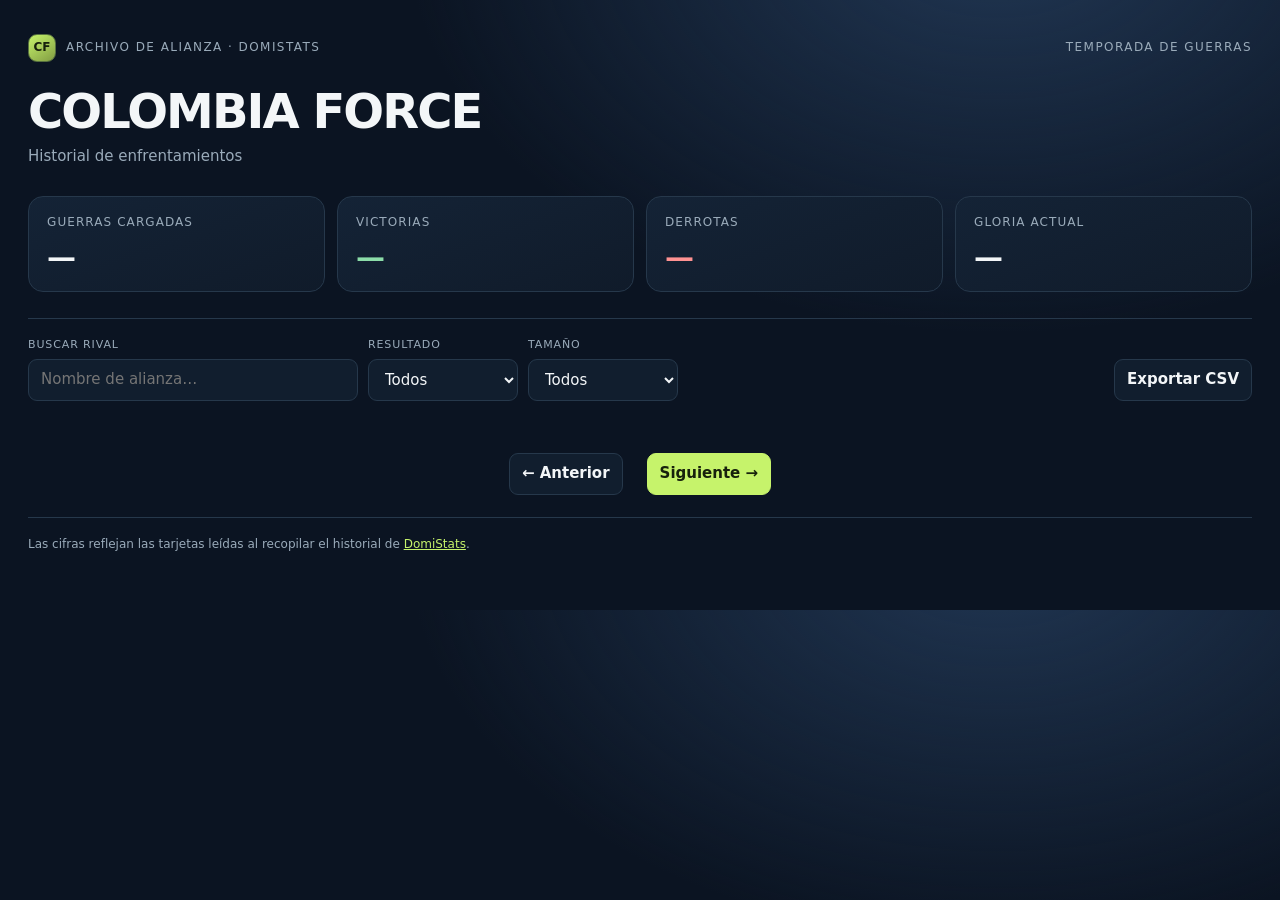
<file: public/assets/aistudio/index.template_31c21130.html>
<!doctype html>
<html lang="es">
<head>
<meta charset="utf-8"><meta name="viewport" content="width=device-width, initial-scale=1"><meta name="theme-color" content="#0b1422">
<title>COLOMBIA FORCE · Historial de guerras</title>
<style>
:root{color-scheme:dark;--bg:#0b1422;--surface:#111e2e;--line:#26384b;--text:#f3f6f8;--muted:#9aabba;--lime:#c6f36b;--green:#8cdda9;--red:#ff9292;--gold:#f0c978;--blue:#8ecbff}
*{box-sizing:border-box}body{margin:0;background:radial-gradient(ellipse at 78% -12%,#213754 0,transparent 42%),var(--bg);color:var(--text);font:15px/1.45 Inter,ui-sans-serif,system-ui,-apple-system,"Segoe UI",sans-serif}
a{color:var(--lime)}.wrap{max-width:1320px;margin:0 auto;padding:34px 28px 56px}.top{display:flex;align-items:center;justify-content:space-between;gap:16px;color:var(--muted);font-size:12px;letter-spacing:.12em;text-transform:uppercase}.brand{display:flex;align-items:center;gap:10px}.crest{width:28px;height:28px;border:1px solid #57713f;border-radius:9px;background:linear-gradient(145deg,#c6f36b,#829d43);display:grid;place-items:center;color:#17210c;font-weight:900;letter-spacing:0}
h1{margin:24px 0 4px;font-size:clamp(30px,5vw,48px);line-height:1.05;letter-spacing:-.04em}.sub{color:var(--muted);margin:10px 0 0}.sub strong{color:#e4edf3;font-weight:600}
.metrics{display:grid;grid-template-columns:repeat(4,minmax(0,1fr));gap:12px;margin:28px 0 26px}.metric{background:linear-gradient(160deg,#142336,#101b2a);border:1px solid var(--line);border-radius:15px;padding:17px 18px;min-height:94px}.metric label{display:block;color:var(--muted);font-size:12px;text-transform:uppercase;letter-spacing:.09em}.metric strong{display:block;font-size:29px;line-height:1.2;margin-top:8px;font-variant-numeric:tabular-nums}.metric.win strong{color:var(--green)}.metric.loss strong{color:var(--red)}
.toolbar{display:flex;align-items:end;justify-content:space-between;gap:14px;flex-wrap:wrap;padding:18px 0;border-top:1px solid var(--line)}.filters{display:flex;gap:10px;align-items:end;flex-wrap:wrap;flex:1}.field{display:grid;gap:6px}.field label{font-size:11px;color:var(--muted);text-transform:uppercase;letter-spacing:.08em}
input,select,button{font:inherit;color:var(--text);background:var(--surface);border:1px solid var(--line);border-radius:9px;min-height:42px;padding:9px 12px}input{width:min(330px,80vw)}select{min-width:150px}button{cursor:pointer;font-weight:650}button:hover{border-color:#64804d;background:#1a2c40}.primary{background:var(--lime);border-color:var(--lime);color:#17210c}.primary:hover{background:#d5ff88;color:#17210c}
.countline{color:var(--muted);font-size:13px;padding:0 0 12px}.list{display:grid;gap:10px}.war{display:grid;grid-template-columns:minmax(0,1fr) minmax(150px,.7fr) minmax(0,1fr);gap:16px;align-items:center;background:linear-gradient(115deg,#142235,#111d2c);border:1px solid var(--line);border-radius:14px;padding:16px 18px;transition:border-color .15s}.war:hover{border-color:#4a647b}.side{min-width:0}.side.right{text-align:right}.club{font-size:17px;font-weight:700;overflow-wrap:anywhere}.side-meta{color:var(--muted);font-size:12px;margin-top:4px}.side-meta b{color:#dce6ec;font-weight:600}.mid{text-align:center;border-left:1px solid var(--line);border-right:1px solid var(--line);padding:0 12px}.date{font-size:12px;color:var(--muted);font-variant-numeric:tabular-nums}.stars{font-weight:800;font-size:25px;letter-spacing:.015em;margin:3px 0;color:#f4f5ef;font-variant-numeric:tabular-nums}.stars span{color:var(--muted);font-size:14px;font-weight:500;padding:0 5px}.result{font-size:12px;font-weight:750;letter-spacing:.04em}.result.win{color:var(--green)}.result.loss{color:var(--red)}.result.none{color:var(--muted)}.badges{display:flex;gap:6px;flex-wrap:wrap;margin-top:9px}.right .badges{justify-content:flex-end}.badge{border:1px solid #344b61;border-radius:99px;padding:3px 8px;font-size:10px;color:#c2d1db;white-space:nowrap}.badge.close{color:var(--gold);border-color:#665637}.badge.time{color:var(--blue);border-color:#365b76}
.empty{color:var(--muted);text-align:center;padding:40px 14px;border:1px dashed var(--line);border-radius:14px}.pager{display:flex;justify-content:center;align-items:center;gap:12px;padding:22px 0;color:var(--muted);font-variant-numeric:tabular-nums}.foot{border-top:1px solid var(--line);padding-top:18px;color:var(--muted);font-size:12px;display:flex;justify-content:space-between;gap:12px;flex-wrap:wrap}
@media(max-width:760px){.wrap{padding:22px 15px 40px}.metrics{grid-template-columns:repeat(2,minmax(0,1fr));gap:9px}.metric{padding:14px;min-height:84px}.metric strong{font-size:25px}.war{grid-template-columns:minmax(0,1fr) minmax(112px,.72fr) minmax(0,1fr);gap:8px;padding:13px 10px}.club{font-size:14px}.side-meta{font-size:11px}.stars{font-size:21px}.mid{padding:0 6px}}
@media(max-width:480px){.wrap{padding:19px 12px 32px}.top{align-items:flex-start}.war{grid-template-columns:1fr 1fr;gap:10px}.mid{grid-column:1/-1;grid-row:2;border:0;border-top:1px solid var(--line);padding:9px 0 0}.right{text-align:right}.right .badges{justify-content:flex-end}input{width:min(100%,320px)}.filters{width:100%}.field.search{flex:1}.field.search input{width:100%}}
</style>
</head>
<body><main class="wrap">
<header><div class="top"><div class="brand"><span class="crest" aria-hidden="true">CF</span><span>Archivo de alianza · DomiStats</span></div><span>Temporada de guerras</span></div><h1>COLOMBIA FORCE</h1><p class="sub">Historial de enfrentamientos <strong id="rangeLabel"></strong></p></header>
<section class="metrics" aria-label="Resumen de resultados"><div class="metric"><label>Guerras cargadas</label><strong id="total">—</strong></div><div class="metric win"><label>Victorias</label><strong id="wins">—</strong></div><div class="metric loss"><label>Derrotas</label><strong id="losses">—</strong></div><div class="metric"><label>Gloria actual</label><strong id="gloryActual">—</strong></div></section>
<section class="toolbar" aria-label="Filtros del historial"><div class="filters"><div class="field search"><label for="query">Buscar rival</label><input id="query" type="search" placeholder="Nombre de alianza…" autocomplete="off"></div><div class="field"><label for="outcome">Resultado</label><select id="outcome"><option value="all">Todos</option><option value="win">Victoria</option><option value="loss">Derrota</option><option value="time">Time War</option><option value="close">Close War</option></select></div><div class="field"><label for="size">Tamaño</label><select id="size"><option value="all">Todos</option></select></div></div><button id="csv" type="button">Exportar CSV</button></section>
<div id="count" class="countline" aria-live="polite"></div><section id="list" class="list" aria-label="Guerras"></section><nav class="pager" aria-label="Paginación"><button id="prev" type="button">← Anterior</button><span id="pageText" aria-live="polite"></span><button id="next" class="primary" type="button">Siguiente →</button></nav>
<footer class="foot"><span>Las cifras reflejan las tarjetas leídas al recopilar el historial de <a href="https://domistats.com/alliance_wars/68105?page=1" target="_blank" rel="noreferrer">DomiStats</a>.</span></footer>
</main>
<script>
const WARS=__WARS_JSON__;
const PAGE_SIZE=15;
const $=id=>document.getElementById(id);
let page=1;
const resultOf=w=>w.result==="—"?"none":Number(w.result)>0?"win":Number(w.result)<0?"loss":"none";
const total=WARS.length,wins=WARS.filter(w=>resultOf(w)==="win").length,losses=WARS.filter(w=>resultOf(w)==="loss").length;
$("total").textContent=total.toLocaleString("es-CO");$("wins").textContent=wins.toLocaleString("es-CO");$("losses").textContent=losses.toLocaleString("es-CO");
const latestWar=WARS.slice().sort((a,b)=>b.date.localeCompare(a.date))[0];$("gloryActual").textContent=latestWar?.left?.glory||"—";
const dates=WARS.map(w=>w.date).filter(Boolean).sort();$("rangeLabel").textContent=dates.length?"· "+dates[dates.length-1]+" — "+dates[0]:"";
[...new Set(WARS.map(w=>w.size).filter(Boolean))].sort().forEach(v=>{const o=document.createElement("option");o.value=v;o.textContent=v;$("size").append(o);});
function esc(x){return String(x??"").replace(/[&<>"']/g,c=>({"&":"&amp;","<":"&lt;",">":"&gt;",'"':"&quot;","'":"&#39;"}[c]));}
function hasNote(w,note){return String(w.notes||"").split(",").map(x=>x.trim()).includes(note);}
function visibleWars(){const q=$("query").value.trim().toLocaleLowerCase("es"),out=$("outcome").value,size=$("size").value;return WARS.filter(w=>(!q||w.right.name.toLocaleLowerCase("es").includes(q))&&(out==="all"||resultOf(w)===out||(out==="time"&&hasNote(w,"Time War"))||(out==="close"&&hasNote(w,"Close War")))&&(size==="all"||w.size===size));}
function card(w){const outcome=resultOf(w),label=outcome==="win"?"VICTORIA":outcome==="loss"?"DERROTA":"SIN DATO",classes=outcome==="win"?"win":outcome==="loss"?"loss":"none";const tags=[w.size,w.notes&&w.notes!=="—"?w.notes:""].filter(Boolean);const badge=t=>'<span class="badge '+(t==="Close War"?"close":t==="Time War"?"time":"")+'">'+esc(t)+'</span>';return '<article class="war"><div class="side"><div class="club">COLOMBIA FORCE</div><div class="side-meta">Rango <b>'+esc(w.left.rank)+'</b> · Gloria <b>'+esc(w.left.glory)+'</b></div><div class="side-meta">División <b>'+esc(w.left.division)+'</b></div><div class="badges">'+tags.map(badge).join("")+'</div></div><div class="mid"><div class="date">'+esc(w.date)+'</div><div class="stars">'+esc(w.stars[0]||"—")+'<span>★</span>'+esc(w.stars[1]||"—")+'</div><div class="result '+classes+'">'+label+' · Gloria '+esc(w.result)+'</div></div><div class="side right"><div class="club">'+esc(w.right.name)+'</div><div class="side-meta">Rango <b>'+esc(w.right.rank)+'</b> · Gloria <b>'+esc(w.right.glory)+'</b></div><div class="side-meta">División <b>'+esc(w.right.division)+'</b></div></div></article>';}
function render(){const filtered=visibleWars(),pages=Math.max(1,Math.ceil(filtered.length/PAGE_SIZE));page=Math.min(page,pages);const start=(page-1)*PAGE_SIZE,slice=filtered.slice(start,start+PAGE_SIZE);$("count").textContent=filtered.length?"Mostrando "+(start+1)+"–"+(start+slice.length)+" de "+filtered.length+" guerras":"No hay guerras para estos filtros.";$("list").innerHTML=slice.length?slice.map(card).join(""):'<div class="empty">Prueba otra búsqueda o cambia los filtros.</div>';$("pageText").textContent="Página "+page+" de "+pages;$("prev").disabled=page<=1;$("next").disabled=page>=pages;$("next").classList.toggle("primary",page<pages);}
["query","outcome","size"].forEach(id=>$(id).addEventListener(id==="query"?"input":"change",()=>{page=1;render();}));$("prev").addEventListener("click",()=>{page=Math.max(1,page-1);render();});$("next").addEventListener("click",()=>{page++;render();});
$("csv").addEventListener("click",()=>{const head=["Fecha","Alianza rival","Rango CF","Rango rival","Gloria CF","Gloria rival","Division CF","Division rival","Gloria de guerra","Estrellas CF","Estrellas rival","Tamaño","Observacion"];const rows=visibleWars().map(w=>[w.date,w.right.name,w.left.rank,w.right.rank,w.left.glory,w.right.glory,w.left.division,w.right.division,w.result,w.stars[0],w.stars[1],w.size,w.notes]);const csv=[head,...rows].map(row=>row.map(v=>'"'+String(v??"").replaceAll('"','""')+'"').join(",")).join("\r\n");const a=document.createElement("a");a.href=URL.createObjectURL(new Blob(["\ufeff"+csv],{type:"text/csv;charset=utf-8"}));a.download="colombia-force-guerras.csv";a.click();URL.revokeObjectURL(a.href);});render();
</script></body></html>
</file>
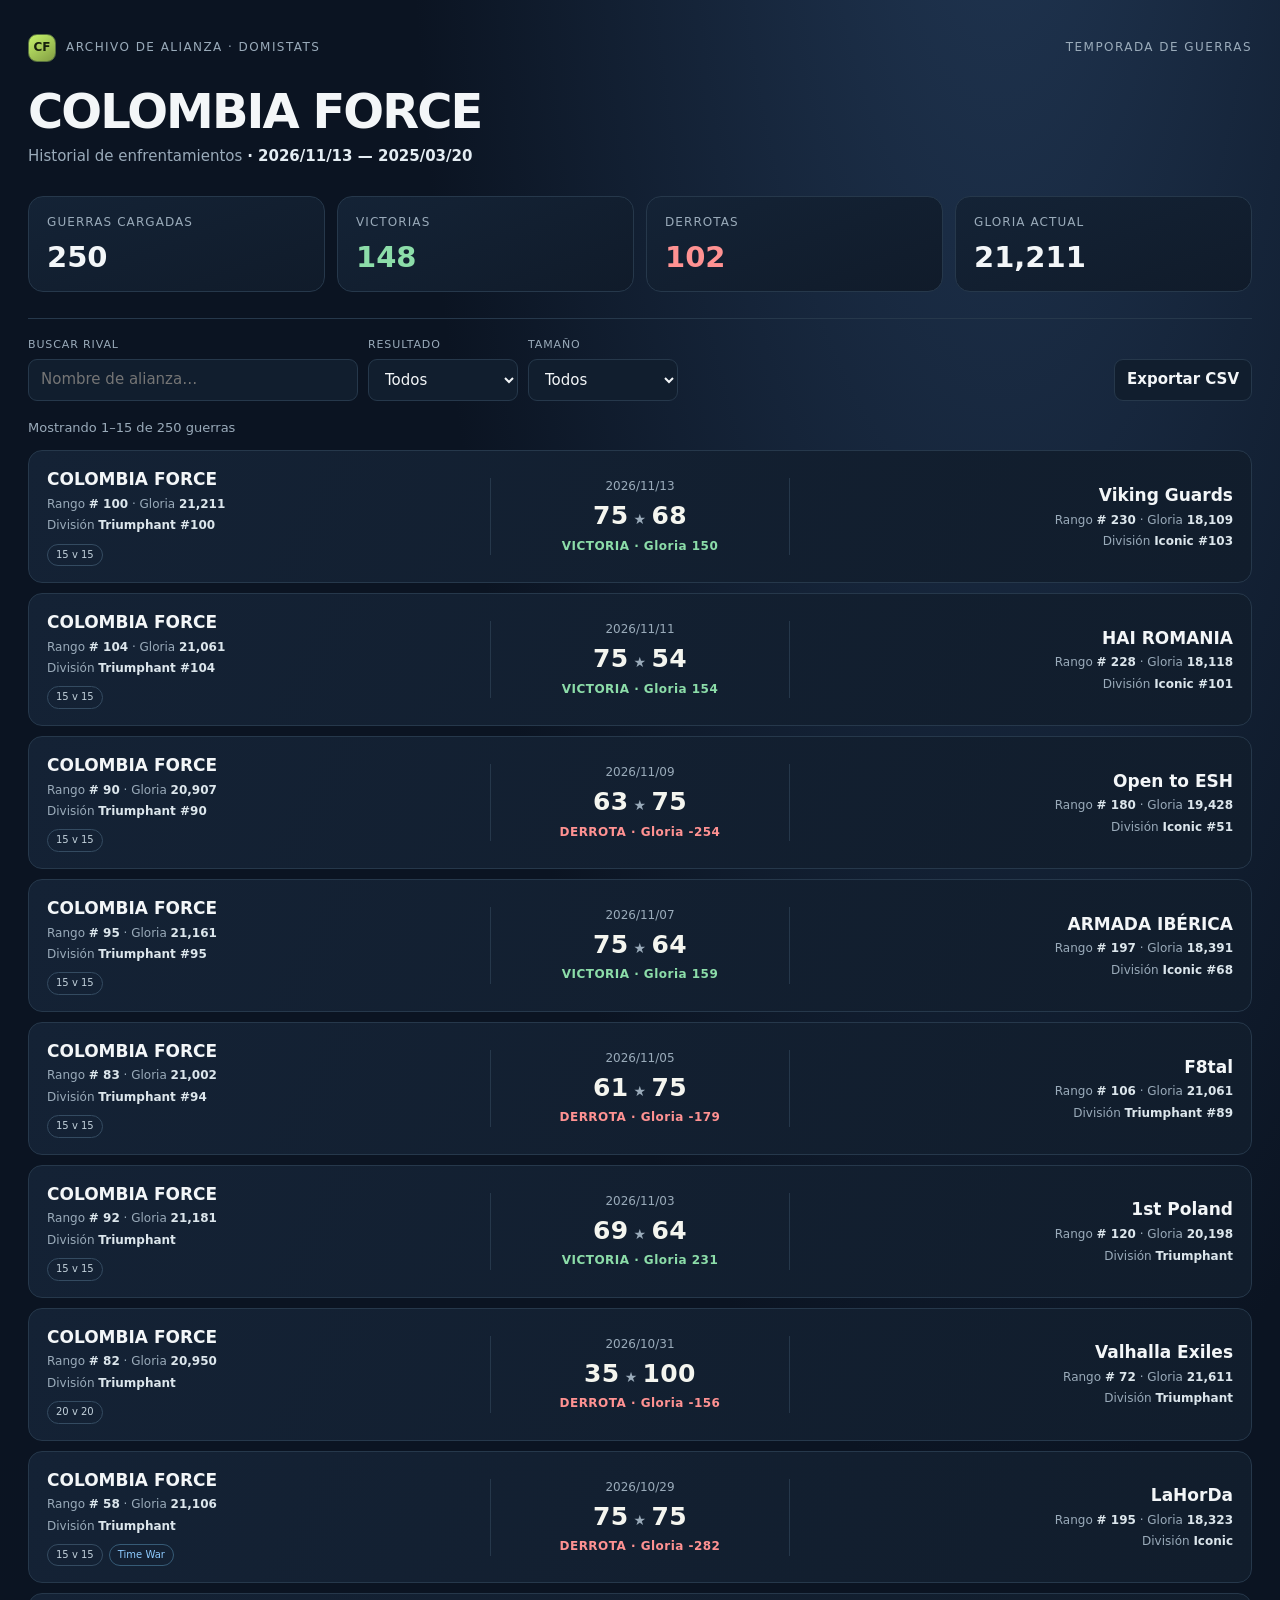
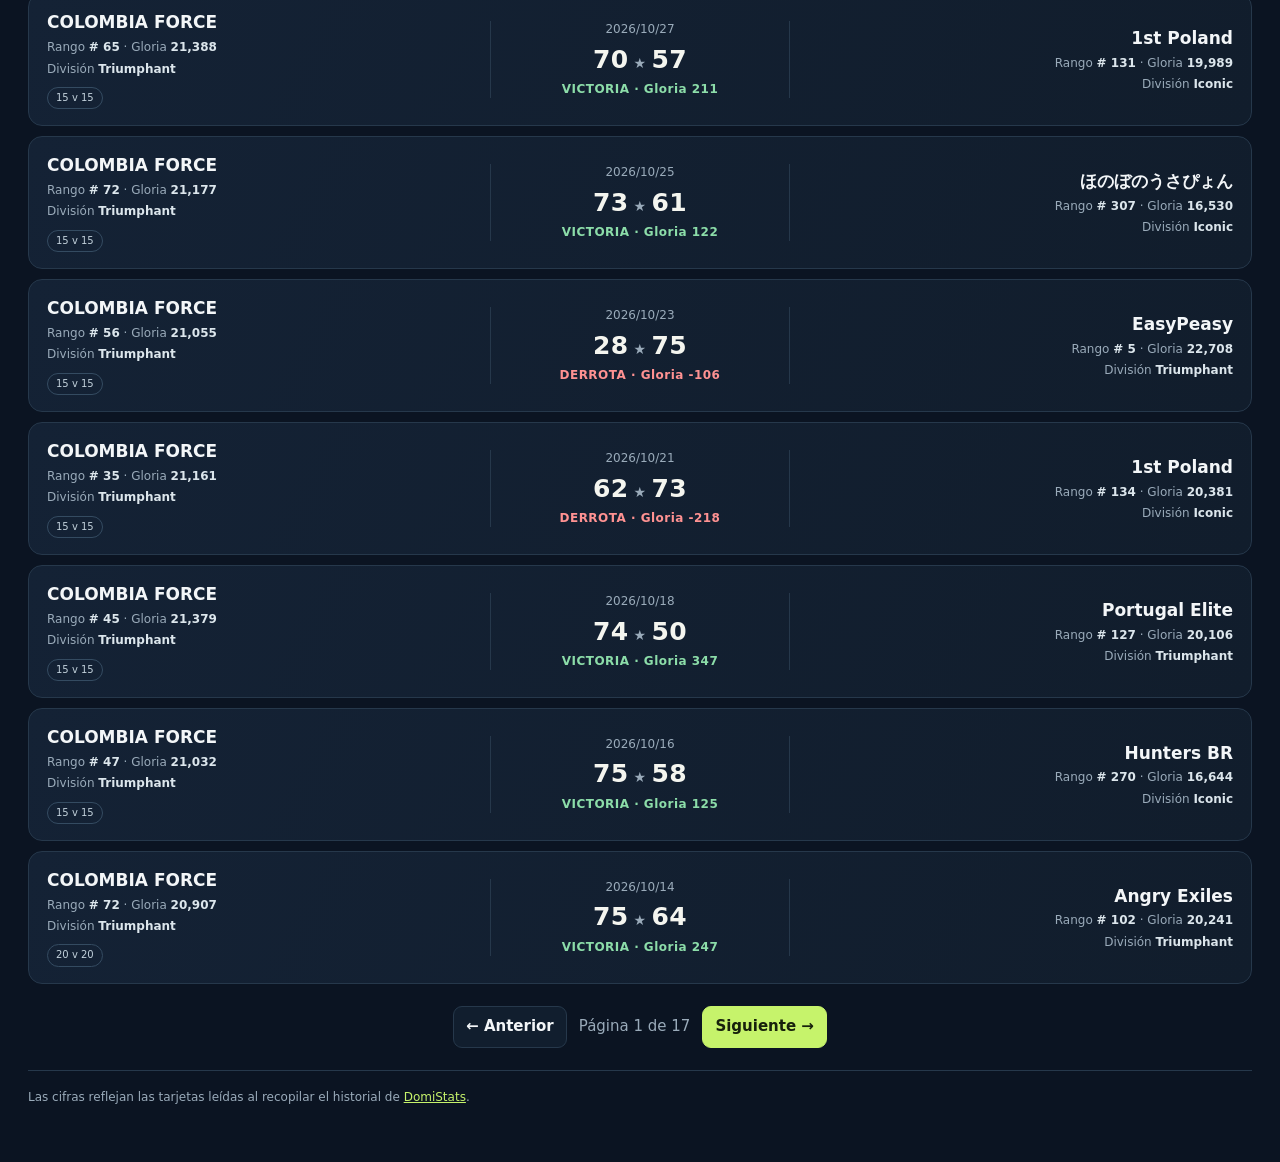
<file: public/assets/aistudio/index_aeceb231.html>
<!doctype html>
<html lang="es">
<head>
<meta charset="utf-8"><meta name="viewport" content="width=device-width, initial-scale=1"><meta name="theme-color" content="#0b1422">
<title>COLOMBIA FORCE · Historial de guerras</title>
<style>
:root{color-scheme:dark;--bg:#0b1422;--surface:#111e2e;--line:#26384b;--text:#f3f6f8;--muted:#9aabba;--lime:#c6f36b;--green:#8cdda9;--red:#ff9292;--gold:#f0c978;--blue:#8ecbff}
*{box-sizing:border-box}body{margin:0;background:radial-gradient(ellipse at 78% -12%,#213754 0,transparent 42%),var(--bg);color:var(--text);font:15px/1.45 Inter,ui-sans-serif,system-ui,-apple-system,"Segoe UI",sans-serif}
a{color:var(--lime)}.wrap{max-width:1320px;margin:0 auto;padding:34px 28px 56px}.top{display:flex;align-items:center;justify-content:space-between;gap:16px;color:var(--muted);font-size:12px;letter-spacing:.12em;text-transform:uppercase}.brand{display:flex;align-items:center;gap:10px}.crest{width:28px;height:28px;border:1px solid #57713f;border-radius:9px;background:linear-gradient(145deg,#c6f36b,#829d43);display:grid;place-items:center;color:#17210c;font-weight:900;letter-spacing:0}
h1{margin:24px 0 4px;font-size:clamp(30px,5vw,48px);line-height:1.05;letter-spacing:-.04em}.sub{color:var(--muted);margin:10px 0 0}.sub strong{color:#e4edf3;font-weight:600}
.metrics{display:grid;grid-template-columns:repeat(4,minmax(0,1fr));gap:12px;margin:28px 0 26px}.metric{background:linear-gradient(160deg,#142336,#101b2a);border:1px solid var(--line);border-radius:15px;padding:17px 18px;min-height:94px}.metric label{display:block;color:var(--muted);font-size:12px;text-transform:uppercase;letter-spacing:.09em}.metric strong{display:block;font-size:29px;line-height:1.2;margin-top:8px;font-variant-numeric:tabular-nums}.metric.win strong{color:var(--green)}.metric.loss strong{color:var(--red)}
.toolbar{display:flex;align-items:end;justify-content:space-between;gap:14px;flex-wrap:wrap;padding:18px 0;border-top:1px solid var(--line)}.filters{display:flex;gap:10px;align-items:end;flex-wrap:wrap;flex:1}.field{display:grid;gap:6px}.field label{font-size:11px;color:var(--muted);text-transform:uppercase;letter-spacing:.08em}
input,select,button{font:inherit;color:var(--text);background:var(--surface);border:1px solid var(--line);border-radius:9px;min-height:42px;padding:9px 12px}input{width:min(330px,80vw)}select{min-width:150px}button{cursor:pointer;font-weight:650}button:hover{border-color:#64804d;background:#1a2c40}.primary{background:var(--lime);border-color:var(--lime);color:#17210c}.primary:hover{background:#d5ff88;color:#17210c}
.countline{color:var(--muted);font-size:13px;padding:0 0 12px}.list{display:grid;gap:10px}.war{display:grid;grid-template-columns:minmax(0,1fr) minmax(150px,.7fr) minmax(0,1fr);gap:16px;align-items:center;background:linear-gradient(115deg,#142235,#111d2c);border:1px solid var(--line);border-radius:14px;padding:16px 18px;transition:border-color .15s}.war:hover{border-color:#4a647b}.side{min-width:0}.side.right{text-align:right}.club{font-size:17px;font-weight:700;overflow-wrap:anywhere}.side-meta{color:var(--muted);font-size:12px;margin-top:4px}.side-meta b{color:#dce6ec;font-weight:600}.mid{text-align:center;border-left:1px solid var(--line);border-right:1px solid var(--line);padding:0 12px}.date{font-size:12px;color:var(--muted);font-variant-numeric:tabular-nums}.stars{font-weight:800;font-size:25px;letter-spacing:.015em;margin:3px 0;color:#f4f5ef;font-variant-numeric:tabular-nums}.stars span{color:var(--muted);font-size:14px;font-weight:500;padding:0 5px}.result{font-size:12px;font-weight:750;letter-spacing:.04em}.result.win{color:var(--green)}.result.loss{color:var(--red)}.result.none{color:var(--muted)}.badges{display:flex;gap:6px;flex-wrap:wrap;margin-top:9px}.right .badges{justify-content:flex-end}.badge{border:1px solid #344b61;border-radius:99px;padding:3px 8px;font-size:10px;color:#c2d1db;white-space:nowrap}.badge.close{color:var(--gold);border-color:#665637}.badge.time{color:var(--blue);border-color:#365b76}
.empty{color:var(--muted);text-align:center;padding:40px 14px;border:1px dashed var(--line);border-radius:14px}.pager{display:flex;justify-content:center;align-items:center;gap:12px;padding:22px 0;color:var(--muted);font-variant-numeric:tabular-nums}.foot{border-top:1px solid var(--line);padding-top:18px;color:var(--muted);font-size:12px;display:flex;justify-content:space-between;gap:12px;flex-wrap:wrap}
@media(max-width:760px){.wrap{padding:22px 15px 40px}.metrics{grid-template-columns:repeat(2,minmax(0,1fr));gap:9px}.metric{padding:14px;min-height:84px}.metric strong{font-size:25px}.war{grid-template-columns:minmax(0,1fr) minmax(112px,.72fr) minmax(0,1fr);gap:8px;padding:13px 10px}.club{font-size:14px}.side-meta{font-size:11px}.stars{font-size:21px}.mid{padding:0 6px}}
@media(max-width:480px){.wrap{padding:19px 12px 32px}.top{align-items:flex-start}.war{grid-template-columns:1fr 1fr;gap:10px}.mid{grid-column:1/-1;grid-row:2;border:0;border-top:1px solid var(--line);padding:9px 0 0}.right{text-align:right}.right .badges{justify-content:flex-end}input{width:min(100%,320px)}.filters{width:100%}.field.search{flex:1}.field.search input{width:100%}}
</style>
</head>
<body><main class="wrap">
<header><div class="top"><div class="brand"><span class="crest" aria-hidden="true">CF</span><span>Archivo de alianza · DomiStats</span></div><span>Temporada de guerras</span></div><h1>COLOMBIA FORCE</h1><p class="sub">Historial de enfrentamientos <strong id="rangeLabel"></strong></p></header>
<section class="metrics" aria-label="Resumen de resultados"><div class="metric"><label>Guerras cargadas</label><strong id="total">—</strong></div><div class="metric win"><label>Victorias</label><strong id="wins">—</strong></div><div class="metric loss"><label>Derrotas</label><strong id="losses">—</strong></div><div class="metric"><label>Gloria actual</label><strong id="gloryActual">—</strong></div></section>
<section class="toolbar" aria-label="Filtros del historial"><div class="filters"><div class="field search"><label for="query">Buscar rival</label><input id="query" type="search" placeholder="Nombre de alianza…" autocomplete="off"></div><div class="field"><label for="outcome">Resultado</label><select id="outcome"><option value="all">Todos</option><option value="win">Victoria</option><option value="loss">Derrota</option><option value="time">Time War</option><option value="close">Close War</option></select></div><div class="field"><label for="size">Tamaño</label><select id="size"><option value="all">Todos</option></select></div></div><button id="csv" type="button">Exportar CSV</button></section>
<div id="count" class="countline" aria-live="polite"></div><section id="list" class="list" aria-label="Guerras"></section><nav class="pager" aria-label="Paginación"><button id="prev" type="button">← Anterior</button><span id="pageText" aria-live="polite"></span><button id="next" class="primary" type="button">Siguiente →</button></nav>
<footer class="foot"><span>Las cifras reflejan las tarjetas leídas al recopilar el historial de <a href="https://domistats.com/alliance_wars/68105?page=1" target="_blank" rel="noreferrer">DomiStats</a>.</span></footer>
</main>
<script>
const WARS=[{"page":1,"title":"COLOMBIA FORCE vs Viking Guards","date":"2026/11/13","left":{"name":"COLOMBIA FORCE","rank":"# 100","glory":"21,211","division":"Triumphant #100"},"right":{"name":"Viking Guards","rank":"# 230","glory":"18,109","division":"Iconic #103"},"result":"150","stars":["75","68"],"size":"15 v 15","notes":"—"},{"page":1,"title":"COLOMBIA FORCE vs HAI ROMANIA","date":"2026/11/11","left":{"name":"COLOMBIA FORCE","rank":"# 104","glory":"21,061","division":"Triumphant #104"},"right":{"name":"HAI ROMANIA","rank":"# 228","glory":"18,118","division":"Iconic #101"},"result":"154","stars":["75","54"],"size":"15 v 15","notes":"—"},{"page":1,"title":"COLOMBIA FORCE vs Open to ESH","date":"2026/11/09","left":{"name":"COLOMBIA FORCE","rank":"# 90","glory":"20,907","division":"Triumphant #90"},"right":{"name":"Open to ESH","rank":"# 180","glory":"19,428","division":"Iconic #51"},"result":"-254","stars":["63","75"],"size":"15 v 15","notes":"—"},{"page":1,"title":"COLOMBIA FORCE vs ARMADA IBÉRICA","date":"2026/11/07","left":{"name":"COLOMBIA FORCE","rank":"# 95","glory":"21,161","division":"Triumphant #95"},"right":{"name":"ARMADA IBÉRICA","rank":"# 197","glory":"18,391","division":"Iconic #68"},"result":"159","stars":["75","64"],"size":"15 v 15","notes":"—"},{"page":1,"title":"COLOMBIA FORCE vs F8tal","date":"2026/11/05","left":{"name":"COLOMBIA FORCE","rank":"# 83","glory":"21,002","division":"Triumphant #94"},"right":{"name":"F8tal","rank":"# 106","glory":"21,061","division":"Triumphant #89"},"result":"-179","stars":["61","75"],"size":"15 v 15","notes":"—"},{"page":1,"title":"COLOMBIA FORCE vs 1st Poland","date":"2026/11/03","left":{"name":"COLOMBIA FORCE","rank":"# 92","glory":"21,181","division":"Triumphant"},"right":{"name":"1st Poland","rank":"# 120","glory":"20,198","division":"Triumphant"},"result":"231","stars":["69","64"],"size":"15 v 15","notes":"—"},{"page":1,"title":"COLOMBIA FORCE vs Valhalla Exiles","date":"2026/10/31","left":{"name":"COLOMBIA FORCE","rank":"# 82","glory":"20,950","division":"Triumphant"},"right":{"name":"Valhalla Exiles","rank":"# 72","glory":"21,611","division":"Triumphant"},"result":"-156","stars":["35","100"],"size":"20 v 20","notes":"—"},{"page":1,"title":"COLOMBIA FORCE vs LaHorDa","date":"2026/10/29","left":{"name":"COLOMBIA FORCE","rank":"# 58","glory":"21,106","division":"Triumphant"},"right":{"name":"LaHorDa","rank":"# 195","glory":"18,323","division":"Iconic"},"result":"-282","stars":["75","75"],"size":"15 v 15","notes":"Time War"},{"page":1,"title":"COLOMBIA FORCE vs 1st Poland","date":"2026/10/27","left":{"name":"COLOMBIA FORCE","rank":"# 65","glory":"21,388","division":"Triumphant"},"right":{"name":"1st Poland","rank":"# 131","glory":"19,989","division":"Iconic"},"result":"211","stars":["70","57"],"size":"15 v 15","notes":"—"},{"page":1,"title":"COLOMBIA FORCE vs ほのぼのうさぴょん","date":"2026/10/25","left":{"name":"COLOMBIA FORCE","rank":"# 72","glory":"21,177","division":"Triumphant"},"right":{"name":"ほのぼのうさぴょん","rank":"# 307","glory":"16,530","division":"Iconic"},"result":"122","stars":["73","61"],"size":"15 v 15","notes":"—"},{"page":1,"title":"COLOMBIA FORCE vs EasyPeasy","date":"2026/10/23","left":{"name":"COLOMBIA FORCE","rank":"# 56","glory":"21,055","division":"Triumphant"},"right":{"name":"EasyPeasy","rank":"# 5","glory":"22,708","division":"Triumphant"},"result":"-106","stars":["28","75"],"size":"15 v 15","notes":"—"},{"page":1,"title":"COLOMBIA FORCE vs 1st Poland","date":"2026/10/21","left":{"name":"COLOMBIA FORCE","rank":"# 35","glory":"21,161","division":"Triumphant"},"right":{"name":"1st Poland","rank":"# 134","glory":"20,381","division":"Iconic"},"result":"-218","stars":["62","73"],"size":"15 v 15","notes":"—"},{"page":1,"title":"COLOMBIA FORCE vs Portugal Elite","date":"2026/10/18","left":{"name":"COLOMBIA FORCE","rank":"# 45","glory":"21,379","division":"Triumphant"},"right":{"name":"Portugal Elite","rank":"# 127","glory":"20,106","division":"Triumphant"},"result":"347","stars":["74","50"],"size":"15 v 15","notes":"—"},{"page":1,"title":"COLOMBIA FORCE vs Hunters BR","date":"2026/10/16","left":{"name":"COLOMBIA FORCE","rank":"# 47","glory":"21,032","division":"Triumphant"},"right":{"name":"Hunters BR","rank":"# 270","glory":"16,644","division":"Iconic"},"result":"125","stars":["75","58"],"size":"15 v 15","notes":"—"},{"page":1,"title":"COLOMBIA FORCE vs Angry Exiles","date":"2026/10/14","left":{"name":"COLOMBIA FORCE","rank":"# 72","glory":"20,907","division":"Triumphant"},"right":{"name":"Angry Exiles","rank":"# 102","glory":"20,241","division":"Triumphant"},"result":"247","stars":["75","64"],"size":"20 v 20","notes":"—"},{"date":"2026/10/12","left":{"division":"Triumphant","glory":"20,660","name":"COLOMBIA FORCE","rank":"#25"},"notes":"—","result":"-186","right":{"division":"Triumphant","glory":"20,582","name":"臺灣之光","rank":"#111"},"size":"20 v 20","stars":["64","100"],"page":1},{"date":"2026/10/09","left":{"division":"Triumphant","glory":"20,846","name":"COLOMBIA FORCE","rank":"#32"},"notes":"Close War","result":"266","right":{"division":"Triumphant","glory":"20,551","name":"Angry Exiles","rank":"#8"},"size":"15 v 15","stars":["75","74"],"page":1},{"date":"2026/10/07","left":{"division":"Triumphant","glory":"20,580","name":"COLOMBIA FORCE","rank":"#109"},"notes":"—","result":"260","right":{"division":"Triumphant","glory":"20,160","name":"Cамородки NEW","rank":"#90"},"size":"15 v 15","stars":["75","66"],"page":1},{"date":"2026/10/03","left":{"division":"Iconic","glory":"20,431","name":"COLOMBIA FORCE","rank":"#146"},"notes":"—","result":"284","right":{"division":"Iconic","glory":"18,484","name":"DragonTürk","rank":"#241"},"size":"15 v 15","stars":["75","20"],"page":1},{"date":"2026/10/01","left":{"division":"Iconic","glory":"20,147","name":"COLOMBIA FORCE","rank":"#152"},"notes":"—","result":"165","right":{"division":"Iconic","glory":"17,548","name":"東京あまのじゃく団結団","rank":"#307"},"size":"15 v 15","stars":["75","49"],"page":1},{"date":"2026/09/29","left":{"division":"Iconic","glory":"19,982","name":"COLOMBIA FORCE","rank":"#161"},"notes":"Close War","result":"264","right":{"division":"Iconic","glory":"19,656","name":"ALMA SICARIA","rank":"#155"},"size":"15 v 15","stars":["72","71"],"page":1},{"date":"2026/09/27","left":{"division":"Iconic","glory":"19,718","name":"COLOMBIA FORCE","rank":"#148"},"notes":"Close War","result":"-199","right":{"division":"Iconic","glory":"19,373","name":"1st Poland","rank":"#190"},"size":"15 v 15","stars":["69","71"],"page":1},{"date":"2026/09/25","left":{"division":"Iconic","glory":"19,917","name":"COLOMBIA FORCE","rank":"#149"},"notes":"—","result":"115","right":{"division":"Prestigious","glory":"12,754","name":"Сила Сибири","rank":"#921"},"size":"15 v 15","stars":["75","32"],"page":1},{"date":"2026/09/23","left":{"division":"Iconic","glory":"19,802","name":"COLOMBIA FORCE","rank":"#140"},"notes":"—","result":"-189","right":{"division":"Iconic","glory":"19,659","name":"ALMA SICARIA","rank":"#161"},"size":"15 v 15","stars":["62","74"],"page":1},{"date":"2026/09/20","left":{"division":"Iconic","glory":"19,991","name":"COLOMBIA FORCE","rank":"#147"},"notes":"Close War","result":"281","right":{"division":"Triumphant","glory":"20,001","name":"F8tal Bandits","rank":"#126"},"size":"15 v 15","stars":["73","72"],"page":1},{"date":"2026/09/18","left":{"division":"Iconic","glory":"19,710","name":"COLOMBIA FORCE","rank":"#137"},"notes":"—","result":"-120","right":{"division":"Triumphant","glory":"21,058","name":"☆Txino&Guidus☆","rank":"#110"},"size":"15 v 15","stars":["63","74"],"page":2},{"date":"2026/09/16","left":{"division":"Iconic","glory":"19,830","name":"COLOMBIA FORCE","rank":"#152"},"notes":"—","result":"326","right":{"division":"Iconic","glory":"18,340","name":"The Aesir","rank":"#206"},"size":"15 v 15","stars":["75","69"],"page":2},{"date":"2026/09/14","left":{"division":"Iconic","glory":"19,504","name":"COLOMBIA FORCE","rank":"#158"},"notes":"—","result":"197","right":{"division":"Iconic","glory":"17,765","name":"7,641 PH Island","rank":"#248"},"size":"20 v 20","stars":["100","92"],"page":2},{"date":"2026/09/12","left":{"division":"Iconic","glory":"19,307","name":"COLOMBIA FORCE","rank":"#160"},"notes":"—","result":"224","right":{"division":"Iconic","glory":"18,185","name":"Men with Baaws","rank":"#209"},"size":"15 v 15","stars":["73","55"],"page":2},{"date":"2026/09/10","left":{"division":"Iconic","glory":"19,083","name":"COLOMBIA FORCE","rank":"#147"},"notes":"—","result":"-129","right":{"division":"Iconic","glory":"20,259","name":"HORDA RESISTE","rank":"#124"},"size":"15 v 15","stars":["55","75"],"page":2},{"date":"2026/09/07","left":{"division":"Iconic","glory":"19,212","name":"COLOMBIA FORCE","rank":"#146"},"notes":"—","result":"-49","right":{"division":"Triumphant","glory":"22,455","name":"S Việt Nam","rank":"#59"},"size":"10 v 10","stars":["26","50"],"page":2},{"date":"2026/09/05","left":{"division":"Iconic","glory":"19,261","name":"COLOMBIA FORCE","rank":"#150"},"notes":"—","result":"201","right":{"division":"Iconic","glory":"17,619","name":"ARMADA IBÉRICA","rank":"#233"},"size":"10 v 10","stars":["45","41"],"page":2},{"date":"2026/09/03","left":{"division":"Iconic","glory":"19,060","name":"COLOMBIA FORCE","rank":"#139"},"notes":"—","result":"-87","right":{"division":"Triumphant","glory":"21,052","name":"INFRAMUNDO","rank":"#93"},"size":"10 v 10","stars":["20","49"],"page":2},{"date":"2026/08/31","left":{"division":"Iconic","glory":"19,147","name":"COLOMBIA FORCE","rank":"#144"},"notes":"—","result":"166","right":{"division":"Iconic","glory":"16,603","name":"DNA","rank":"#322"},"size":"15 v 15","stars":["67","63"],"page":2},{"date":"2026/08/29","left":{"division":"Iconic","glory":"18,981","name":"COLOMBIA FORCE","rank":"#140"},"notes":"—","result":"-21","right":{"division":"Triumphant","glory":"23,771","name":"Momineen","rank":"#18"},"size":"15 v 15","stars":["16","75"],"page":2},{"date":"2026/08/27","left":{"division":"Iconic","glory":"19,002","name":"COLOMBIA FORCE","rank":"#147"},"notes":"Close War","result":"238","right":{"division":"Iconic","glory":"18,166","name":"1st Poland","rank":"#173"},"size":"15 v 15","stars":["70","67"],"page":2},{"date":"2026/08/25","left":{"division":"Iconic","glory":"18,764","name":"COLOMBIA FORCE","rank":"#138"},"notes":"—","result":"-31","right":{"division":"Triumphant","glory":"22,864","name":"Гвардия","rank":"#31"},"size":"15 v 15","stars":["60","74"],"page":2},{"date":"2026/08/23","left":{"division":"Iconic","glory":"18,795","name":"COLOMBIA FORCE","rank":"#143"},"notes":"—","result":"145","right":{"division":"Iconic","glory":"15,475","name":"KOREA HEARTS","rank":"#405"},"size":"15 v 15","stars":["72","50"],"page":2},{"date":"2026/08/21","left":{"division":"Iconic","glory":"18,650","name":"COLOMBIA FORCE","rank":"#137"},"notes":"—","result":"-53","right":{"division":"Triumphant","glory":"21,680","name":"MUNK","rank":"#60"},"size":"15 v 15","stars":["33","75"],"page":2},{"date":"2026/08/19","left":{"division":"Iconic","glory":"18,703","name":"COLOMBIA FORCE","rank":"#148"},"notes":"—","result":"222","right":{"division":"Iconic","glory":"17,539","name":"Ares Brasil","rank":"#189"},"size":"15 v 15","stars":["75","62"],"page":2},{"date":"2026/08/16","left":{"division":"Iconic","glory":"18,481","name":"COLOMBIA FORCE","rank":"#137"},"notes":"—","result":"-16","right":{"division":"Triumphant","glory":"23,852","name":"Easy Peasy","rank":"#5"},"size":"15 v 15","stars":["16","75"],"page":2},{"date":"2026/08/13","left":{"division":"Iconic","glory":"18,497","name":"COLOMBIA FORCE","rank":"#132"},"notes":"—","result":"-44","right":{"division":"Triumphant","glory":"21,959","name":"Elegidøs","rank":"#45"},"size":"10 v 10","stars":["19","50"],"page":2},{"date":"2026/08/10","left":{"division":"Iconic","glory":"18,541","name":"COLOMBIA FORCE","rank":"#128"},"notes":"—","result":"-83","right":{"division":"Triumphant","glory":"20,642","name":"Кувалда","rank":"#90"},"size":"10 v 10","stars":["28","50"],"page":2},{"date":"2026/08/08","left":{"division":"Iconic","glory":"18,624","name":"COLOMBIA FORCE","rank":"#132"},"notes":"Close War","result":"267","right":{"division":"Iconic","glory":"16,465","name":"Precious Ｆ","rank":"#262"},"size":"10 v 10","stars":["45","43"],"page":2},{"date":"2026/08/06","left":{"division":"Iconic","glory":"18,357","name":"COLOMBIA FORCE","rank":"#135"},"notes":"—","result":"307","right":{"division":"Iconic","glory":"16,664","name":"Iron Robber$","rank":"#231"},"size":"10 v 10","stars":["46","21"],"page":2},{"date":"2026/08/04","left":{"division":"Iconic","glory":"18,050","name":"COLOMBIA FORCE","rank":"#139"},"notes":"—","result":"152","right":{"division":"Prestigious","glory":"14,999","name":"ほのぼのうさぴょん","rank":"#428"},"size":"15 v 15","stars":["59","50"],"page":2},{"date":"2026/08/02","left":{"division":"Iconic","glory":"17,898","name":"COLOMBIA FORCE","rank":"#152"},"notes":"—","result":"360","right":{"division":"Iconic","glory":"19,837","name":"VN CLAN","rank":"#99"},"size":"10 v 10","stars":["46","40"],"page":2},{"date":"2026/07/30","left":{"division":"Iconic","glory":"17,538","name":"COLOMBIA FORCE","rank":"#134"},"notes":"—","result":"-184","right":{"division":"Iconic","glory":"17,499","name":"ЛИГА","rank":"#166"},"size":"10 v 10","stars":["41","47"],"page":2},{"date":"2026/07/28","left":{"division":"Iconic","glory":"17,722","name":"COLOMBIA FORCE","rank":"#141"},"notes":"—","result":"264","right":{"division":"Iconic","glory":"15,537","name":"붉은 악마","rank":"#356"},"size":"10 v 10","stars":["50","33"],"page":2},{"date":"2026/07/25","left":{"division":"Iconic","glory":"17,458","name":"COLOMBIA FORCE","rank":"#156"},"notes":"—","result":"297","right":{"division":"Iconic","glory":"15,656","name":"Comando Élite","rank":"#320"},"size":"10 v 10","stars":["50","25"],"page":2},{"date":"2026/07/23","left":{"division":"Iconic","glory":"17,161","name":"COLOMBIA FORCE","rank":"#165"},"notes":"—","result":"251","right":{"division":"Iconic","glory":"16,571","name":"LaHorDa","rank":"#183"},"size":"10 v 10","stars":["39","31"],"page":3},{"date":"2026/07/20","left":{"division":"Iconic","glory":"16,910","name":"COLOMBIA FORCE","rank":"#177"},"notes":"—","result":"224","right":{"division":"Iconic","glory":"15,771","name":"Comando Élite","rank":"#260"},"size":"10 v 10","stars":["46","38"],"page":3},{"date":"2026/07/17","left":{"division":"Iconic","glory":"16,686","name":"COLOMBIA FORCE","rank":"#157"},"notes":"Close War","result":"-184","right":{"division":"Iconic","glory":"16,644","name":"ALMA SICARIA","rank":"#182"},"size":"10 v 10","stars":["41","43"],"page":3},{"date":"2026/07/15","left":{"division":"Iconic","glory":"16,870","name":"COLOMBIA FORCE","rank":"#149"},"notes":"—","result":"-60","right":{"division":"Triumphant","glory":"20,479","name":"Polish Warlords","rank":"#87"},"size":"15 v 15","stars":["66","75"],"page":3},{"date":"2026/07/11","left":{"division":"Iconic","glory":"19,597","name":"COLOMBIA FORCE","rank":"#123"},"notes":"Close War","result":"232","right":{"division":"Iconic","glory":"18,640","name":"Elite Potatoes","rank":"#157"},"size":"15 v 15","stars":["74","73"],"page":3},{"date":"2026/07/09","left":{"division":"Iconic","glory":"19,365","name":"COLOMBIA FORCE","rank":"#127"},"notes":"—","result":"148","right":{"division":"Iconic","glory":"16,185","name":"EMPIRE UNITED","rank":"#323"},"size":"15 v 15","stars":["75","56"],"page":3},{"date":"2026/07/06","left":{"division":"Iconic","glory":"19,217","name":"COLOMBIA FORCE","rank":"#117"},"notes":"Close War","result":"-137","right":{"division":"Iconic","glory":"20,234","name":"91 天宫","rank":"#105"},"size":"15 v 15","stars":["74","75"],"page":3},{"date":"2026/07/04","left":{"division":"Iconic","glory":"19,354","name":"COLOMBIA FORCE","rank":"#108"},"notes":"Close War","result":"-199","right":{"division":"Iconic","glory":"18,995","name":"☆Txino&Guidus☆","rank":"#137"},"size":"15 v 15","stars":["71","72"],"page":3},{"date":"2026/07/01","left":{"division":"Iconic","glory":"19,553","name":"COLOMBIA FORCE","rank":"#113"},"notes":"—","result":"260","right":{"division":"Iconic","glory":"17,317","name":"NaciónAmericana","rank":"#212"},"size":"15 v 15","stars":["75","54"],"page":3},{"date":"2026/06/29","left":{"division":"Iconic","glory":"19,293","name":"COLOMBIA FORCE","rank":"#119"},"notes":"—","result":"224","right":{"division":"Iconic","glory":"18,157","name":"HAI ROMANIA","rank":"#155"},"size":"15 v 15","stars":["75","68"],"page":3},{"date":"2026/06/26","left":{"division":"Iconic","glory":"19,069","name":"COLOMBIA FORCE","rank":"#119"},"notes":"Close War","result":"210","right":{"division":"Iconic","glory":"17,645","name":"ChillinBossHoss","rank":"#177"},"size":"15 v 15","stars":["69","69"],"page":3},{"date":"2026/06/24","left":{"division":"Iconic","glory":"18,859","name":"COLOMBIA FORCE","rank":"#109"},"notes":"—","result":"-272","right":{"division":"Iconic","glory":"16,514","name":"LaHorDa","rank":"#294"},"size":"10 v 10","stars":["45","50"],"page":3},{"date":"2026/06/21","left":{"division":"Iconic","glory":"19,131","name":"COLOMBIA FORCE","rank":"#115"},"notes":"—","result":"227","right":{"division":"Iconic","glory":"18,059","name":"LA HORDA FURY","rank":"#143"},"size":"10 v 10","stars":["49","29"],"page":3},{"date":"2026/06/19","left":{"division":"Iconic","glory":"18,904","name":"COLOMBIA FORCE","rank":"#111"},"notes":"—","result":"-53","right":{"division":"Triumphant","glory":"21,979","name":"PERROS D GUERRA","rank":"#45"},"size":"10 v 10","stars":["41","50"],"page":3},{"date":"2026/06/17","left":{"division":"Iconic","glory":"18,957","name":"COLOMBIA FORCE","rank":"#116"},"notes":"—","result":"221","right":{"division":"Iconic","glory":"17,761","name":"DragonTürk","rank":"#154"},"size":"15 v 15","stars":["75","58"],"page":3},{"date":"2026/06/14","left":{"division":"Iconic","glory":"18,736","name":"COLOMBIA FORCE","rank":"#116"},"notes":"—","result":"176","right":{"division":"Iconic","glory":"16,466","name":"ПРОСТО ПОВЕЗЛО","rank":"#224"},"size":"15 v 15","stars":["75","56"],"page":3},{"date":"2026/06/11","left":{"division":"Iconic","glory":"18,560","name":"COLOMBIA FORCE","rank":"#114"},"notes":"—","result":"107","right":{"division":"Triumphant","glory":"22,509","name":"InvictusWizards","rank":"#37"},"size":"15 v 15","stars":["56","75"],"page":3},{"date":"2026/06/07","left":{"division":"Iconic","glory":"18,453","name":"COLOMBIA FORCE","rank":"#108"},"notes":"—","result":"-141","right":{"division":"Iconic","glory":"19,393","name":"INFRAMUNDO","rank":"#97"},"size":"15 v 15","stars":["48","74"],"page":3},{"date":"2026/06/05","left":{"division":"Iconic","glory":"18,594","name":"COLOMBIA FORCE","rank":"#105"},"notes":"—","result":"-149","right":{"division":"Iconic","glory":"19,386","name":"Japa募(^w^)","rank":"#91"},"size":"15 v 15","stars":["69","74"],"page":3},{"date":"2026/06/03","left":{"division":"Iconic","glory":"18,743","name":"COLOMBIA FORCE","rank":"#94"},"notes":"Time War","result":"-45","right":{"division":"Triumphant","glory":"22,126","name":"Elegidøs","rank":"#35"},"size":"15 v 15","stars":["75","75"],"page":3},{"date":"2026/05/31","left":{"division":"Iconic","glory":"18,788","name":"COLOMBIA FORCE","rank":"#97"},"notes":"—","result":"354","right":{"division":"Iconic","glory":"17,581","name":"Carpe Diem","rank":"#126"},"size":"15 v 15","stars":["75","40"],"page":3},{"date":"2026/05/28","left":{"division":"Iconic","glory":"18,434","name":"COLOMBIA FORCE","rank":"#105"},"notes":"—","result":"237","right":{"division":"Iconic","glory":"17,559","name":"Chef Wolves GER","rank":"#126"},"size":"20 v 20","stars":["99","88"],"page":3},{"date":"2026/05/25","left":{"division":"Iconic","glory":"18,197","name":"COLOMBIA FORCE","rank":"#104"},"notes":"Close War","result":"147","right":{"division":"Prestigious","glory":"14,946","name":"DNA","rank":"#311"},"size":"30 v 30","stars":["69","67"],"page":3},{"date":"2026/05/22","left":{"division":"Iconic","glory":"18,050","name":"COLOMBIA FORCE","rank":"#91"},"notes":"—","result":"-216","right":{"division":"Iconic","glory":"17,325","name":"폴라리스 Alpha","rank":"#154"},"size":"15 v 15","stars":["69","75"],"page":3},{"date":"2026/05/20","left":{"division":"Iconic","glory":"18,266","name":"COLOMBIA FORCE","rank":"#95"},"notes":"—","result":"115","right":{"division":"Established","glory":"1,001","name":"香港紅十字捐兵會","rank":"#5276"},"size":"15 v 15","stars":["75","12"],"page":3},{"date":"2026/05/17","left":{"division":"Iconic","glory":"18,151","name":"COLOMBIA FORCE","rank":"#94"},"notes":"—","result":"267","right":{"division":"Iconic","glory":"15,998","name":"ENTERPRIZE","rank":"#213"},"size":"15 v 15","stars":["75","43"],"page":4},{"date":"2026/05/15","left":{"division":"Iconic","glory":"17,884","name":"COLOMBIA FORCE","rank":"#100"},"notes":"—","result":"203","right":{"division":"Iconic","glory":"16,297","name":"Carpe Diem","rank":"#184"},"size":"15 v 15","stars":["75","31"],"page":4},{"date":"2026/05/12","left":{"division":"Iconic","glory":"17,681","name":"COLOMBIA FORCE","rank":"#103"},"notes":"—","result":"230","right":{"division":"Iconic","glory":"16,667","name":"La Garde","rank":"#141"},"size":"20 v 20","stars":["90","81"],"page":4},{"date":"2026/05/11","left":{"division":"Iconic","glory":"17,451","name":"COLOMBIA FORCE","rank":"#97"},"notes":"—","result":"-34","right":{"division":"Triumphant","glory":"21,366","name":"Easy Troopers","rank":"#25"},"size":"20 v 20","stars":["69","75"],"page":4},{"date":"2026/05/09","left":{"division":"Iconic","glory":"17,485","name":"COLOMBIA FORCE","rank":"#112"},"notes":"—","result":"468","right":{"division":"Iconic","glory":"17,365","name":"F8tal Dogs","rank":"#90"},"size":"15 v 15","stars":["71","63"],"page":4},{"date":"2026/05/05","left":{"division":"Iconic","glory":"17,017","name":"COLOMBIA FORCE","rank":"#143"},"notes":"—","result":"398","right":{"division":"Triumphant","glory":"20,888","name":"Thunderdome","rank":"#16"},"size":"15 v 15","stars":["70","64"],"page":4},{"date":"2026/05/03","left":{"division":"Iconic","glory":"16,619","name":"COLOMBIA FORCE","rank":"#150"},"notes":"—","result":"198","right":{"division":"Prestigious","glory":"14,912","name":"AL SANCAK","rank":"#300"},"size":"15 v 15","stars":["73","46"],"page":4},{"date":"2026/05/01","left":{"division":"Iconic","glory":"16,421","name":"COLOMBIA FORCE","rank":"#135"},"notes":"—","result":"-37","right":{"division":"Iconic","glory":"20,170","name":"♥Cioby Soul♥","rank":"#61"},"size":"15 v 15","stars":["64","72"],"page":4},{"date":"2026/04/28","left":{"division":"Iconic","glory":"16,458","name":"COLOMBIA FORCE","rank":"#138"},"notes":"—","result":"179","right":{"division":"Prestigious","glory":"12,844","name":"Alliance - Ü30","rank":"#397"},"size":"15 v 15","stars":["72","60"],"page":4},{"date":"2026/04/26","left":{"division":"Iconic","glory":"16,279","name":"COLOMBIA FORCE","rank":"#166"},"notes":"—","result":"401","right":{"division":"Iconic","glory":"15,522","name":"German Alliance","rank":"#217"},"size":"15 v 15","stars":["73","30"],"page":4},{"date":"2026/04/24","left":{"division":"Iconic","glory":"15,878","name":"COLOMBIA FORCE","rank":"#208"},"notes":"—","result":"246","right":{"division":"Iconic","glory":"15,193","name":"Снежные барсы","rank":"#280"},"size":"15 v 15","stars":["75","19"],"page":4},{"date":"2026/04/21","left":{"division":"Iconic","glory":"15,632","name":"COLOMBIA FORCE","rank":"#278"},"notes":"—","result":"168","right":{"division":"Prestigious","glory":"11,391","name":"Kungfu Fighters","rank":"#848"},"size":"15 v 15","stars":["75","55"],"page":4},{"date":"2026/04/18","left":{"division":"Prestigious","glory":"15,464","name":"COLOMBIA FORCE","rank":"#300"},"notes":"—","result":"144","right":{"division":"Prestigious","glory":"13,311","name":"Comando Élite","rank":"#563"},"size":"15 v 15","stars":["75","44"],"page":4},{"date":"2026/04/16","left":{"division":"Prestigious","glory":"15,320","name":"COLOMBIA FORCE","rank":"#322"},"notes":"—","result":"229","right":{"division":"Iconic","glory":"15,464","name":"HAI ROMANIA","rank":"#272"},"size":"15 v 15","stars":["72","61"],"page":4},{"date":"2026/04/14","left":{"division":"Prestigious","glory":"15,091","name":"COLOMBIA FORCE","rank":"#308"},"notes":"—","result":"-69","right":{"division":"Iconic","glory":"17,152","name":"DragonTürk","rank":"#182"},"size":"15 v 15","stars":["53","70"],"page":4},{"date":"2026/04/12","left":{"division":"Prestigious","glory":"15,160","name":"COLOMBIA FORCE","rank":"#298"},"notes":"—","result":"-49","right":{"division":"Iconic","glory":"17,904","name":"ElitebrothesBR","rank":"#136"},"size":"15 v 15","stars":["57","68"],"page":4},{"date":"2026/04/10","left":{"division":"Prestigious","glory":"15,209","name":"COLOMBIA FORCE","rank":"#318"},"notes":"—","result":"264","right":{"division":"Iconic","glory":"16,320","name":"聽說很難過.Taiwan","rank":"#202"},"size":"15 v 15","stars":["71","64"],"page":4},{"date":"2026/04/07","left":{"division":"Prestigious","glory":"14,945","name":"COLOMBIA FORCE","rank":"#303"},"notes":"—","result":"-54","right":{"division":"Iconic","glory":"17,514","name":"Ares Brasil","rank":"#153"},"size":"15 v 15","stars":["59","66"],"page":4},{"date":"2026/04/05","left":{"division":"Prestigious","glory":"14,999","name":"COLOMBIA FORCE","rank":"#294"},"notes":"—","result":"-15","right":{"division":"Triumphant","glory":"25,218","name":"ПАЛАЧИ","rank":"#6"},"size":"10 v 10","stars":["28","50"],"page":4},{"date":"2026/04/03","left":{"division":"Prestigious","glory":"15,014","name":"COLOMBIA FORCE","rank":"#289"},"notes":"—","result":"-18","right":{"division":"Iconic","glory":"19,648","name":"S Việt Nam","rank":"#65"},"size":"10 v 10","stars":["32","50"],"page":4},{"date":"2026/03/31","left":{"division":"Prestigious","glory":"15,032","name":"COLOMBIA FORCE","rank":"#274"},"notes":"—","result":"-89","right":{"division":"Iconic","glory":"16,515","name":"THAI SLASH®","rank":"#196"},"size":"15 v 15","stars":["42","73"],"page":4},{"date":"2026/03/29","left":{"division":"Prestigious","glory":"15,121","name":"COLOMBIA FORCE","rank":"#265"},"notes":"—","result":"-94","right":{"division":"Iconic","glory":"16,474","name":"DragonTurk","rank":"#193"},"size":"15 v 15","stars":["65","70"],"page":4},{"date":"2026/03/27","left":{"division":"Prestigious","glory":"15,215","name":"COLOMBIA FORCE","rank":"#285"},"notes":"—","result":"350","right":{"division":"Iconic","glory":"17,958","name":"Portugal Elite","rank":"#94"},"size":"10 v 10","stars":["46","38"],"page":4},{"date":"2026/03/09","left":{"division":"Prestigious","glory":"14,865","name":"COLOMBIA FORCE","rank":"#275"},"notes":"—","result":"-71","right":{"division":"Iconic","glory":"17,129","name":"Elite Potatoes","rank":"#153"},"size":"10 v 10","stars":["39","50"],"page":4},{"date":"2026/03/07","left":{"division":"Prestigious","glory":"14,936","name":"COLOMBIA FORCE","rank":"#262"},"notes":"Close War","result":"-65","right":{"division":"Iconic","glory":"17,422","name":"Darkside FR","rank":"#141"},"size":"10 v 10","stars":["48","50"],"page":4},{"date":"2026/03/05","left":{"division":"Prestigious","glory":"15,001","name":"COLOMBIA FORCE","rank":"#282"},"notes":"Close War","result":"353","right":{"division":"Iconic","glory":"17,907","name":"Portugal Elite","rank":"#89"},"size":"10 v 10","stars":["50","47"],"page":5},{"date":"2026/03/03","left":{"division":"Prestigious","glory":"14,648","name":"COLOMBIA FORCE","rank":"#267"},"notes":"—","result":"-143","right":{"division":"Prestigious","glory":"15,156","name":"Easy Bulls","rank":"#257"},"size":"10 v 10","stars":["40","50"],"page":5},{"date":"2026/03/01","left":{"division":"Prestigious","glory":"14,791","name":"COLOMBIA FORCE","rank":"#261"},"notes":"—","result":"-22","right":{"division":"Iconic","glory":"19,359","name":"S Việt Nam","rank":"#57"},"size":"10 v 10","stars":["40","50"],"page":5},{"date":"2026/02/26","left":{"division":"Prestigious","glory":"14,813","name":"COLOMBIA FORCE","rank":"#253"},"notes":"—","result":"-28","right":{"division":"Iconic","glory":"18,959","name":"ESH yes","rank":"#62"},"size":"15 v 15","stars":["68","75"],"page":5},{"date":"2026/02/24","left":{"division":"Prestigious","glory":"14,841","name":"COLOMBIA FORCE","rank":"#244"},"notes":"Time War","result":"-109","right":{"division":"Iconic","glory":"16,084","name":"EMPIRE UNITED","rank":"#182"},"size":"15 v 15","stars":["75","75"],"page":5},{"date":"2026/02/22","left":{"division":"Prestigious","glory":"14,950","name":"COLOMBIA FORCE","rank":"#250"},"notes":"Close War","result":"131","right":{"division":"Prestigious","glory":"11,537","name":"Fear☠️Germany","rank":"#722"},"size":"15 v 15","stars":["75","72"],"page":5},{"date":"2026/02/20","left":{"division":"Prestigious","glory":"14,819","name":"COLOMBIA FORCE","rank":"#237"},"notes":"—","result":"-141","right":{"division":"Prestigious","glory":"15,511","name":"ツクヨミGGA","rank":"#227"},"size":"15 v 15","stars":["70","75"],"page":5},{"date":"2026/02/17","left":{"division":"Prestigious","glory":"14,960","name":"COLOMBIA FORCE","rank":"#227"},"notes":"—","result":"-52","right":{"division":"Iconic","glory":"17,919","name":"Cамородки NEW","rank":"#84"},"size":"15 v 15","stars":["28","75"],"page":5},{"date":"2026/02/16","left":{"division":"Prestigious","glory":"15,012","name":"COLOMBIA FORCE","rank":"#243"},"notes":"—","result":"274","right":{"division":"Prestigious","glory":"13,241","name":"OutCasts69","rank":"#359"},"size":"15 v 15","stars":["75","65"],"page":5},{"date":"2026/02/14","left":{"division":"Prestigious","glory":"14,738","name":"COLOMBIA FORCE","rank":"#248"},"notes":"—","result":"201","right":{"division":"Prestigious","glory":"13,490","name":"Spanish Team","rank":"#316"},"size":"15 v 15","stars":["75","21"],"page":5},{"date":"2026/02/11","left":{"division":"Prestigious","glory":"14,537","name":"COLOMBIA FORCE","rank":"#251"},"notes":"—","result":"120","right":{"division":"Honorable","glory":"10,493","name":"HFNT","rank":"#854"},"size":"15 v 15","stars":["75","45"],"page":5},{"date":"2026/02/09","left":{"division":"Prestigious","glory":"14,417","name":"COLOMBIA FORCE","rank":"#238"},"notes":"—","result":"-69","right":{"division":"Iconic","glory":"16,737","name":"NEUTRALISM","rank":"#128"},"size":"15 v 15","stars":["65","75"],"page":5},{"date":"2026/02/07","left":{"division":"Prestigious","glory":"14,486","name":"COLOMBIA FORCE","rank":"#244"},"notes":"—","result":"189","right":{"division":"Honorable","glory":"11,091","name":"Türk Zirvesi","rank":"#756"},"size":"15 v 15","stars":["75","69"],"page":5},{"date":"2026/02/05","left":{"division":"Prestigious","glory":"14,297","name":"COLOMBIA FORCE","rank":"#265"},"notes":"—","result":"497","right":{"division":"Prestigious","glory":"14,465","name":"RUSSWARRIORS1","rank":"#227"},"size":"15 v 15","stars":["75","71"],"page":5},{"date":"2026/02/02","left":{"division":"Prestigious","glory":"13,800","name":"COLOMBIA FORCE","rank":"#269"},"notes":"Time War","result":"236","right":{"division":"Honorable","glory":"11,220","name":"Türk Zirvesi","rank":"#717"},"size":"15 v 15","stars":["75","75"],"page":5},{"date":"2026/01/28","left":{"division":"Prestigious","glory":"13,564","name":"COLOMBIA FORCE","rank":"#270"},"notes":"—","result":"332","right":{"division":"Prestigious","glory":"12,136","name":"☆Hauwech GmbH☆","rank":"#435"},"size":"15 v 15","stars":["72","39"],"page":5},{"date":"2026/01/26","left":{"division":"Prestigious","glory":"13,232","name":"COLOMBIA FORCE","rank":"#350"},"notes":"—","result":"644","right":{"division":"Iconic","glory":"15,331","name":"DragonTurk","rank":"#161"},"size":"15 v 15","stars":["75","71"],"page":5},{"date":"2026/01/24","left":{"division":"Prestigious","glory":"12,588","name":"COLOMBIA FORCE","rank":"#401"},"notes":"Close War","result":"318","right":{"division":"Prestigious","glory":"13,392","name":"LES 8 NATIONS","rank":"#234"},"size":"15 v 15","stars":["75","72"],"page":5},{"date":"2026/01/21","left":{"division":"Prestigious","glory":"12,270","name":"COLOMBIA FORCE","rank":"#434"},"notes":"—","result":"250","right":{"division":"Prestigious","glory":"11,665","name":"Comando Élite","rank":"#506"},"size":"15 v 15","stars":["75","69"],"page":5},{"date":"2026/01/19","left":{"division":"Prestigious","glory":"12,020","name":"COLOMBIA FORCE","rank":"#357"},"notes":"Close War","result":"-170","right":{"division":"Prestigious","glory":"12,258","name":"OutCasts69","rank":"#420"},"size":"15 v 15","stars":["73","74"],"page":5},{"date":"2026/01/17","left":{"division":"Prestigious","glory":"12,190","name":"COLOMBIA FORCE","rank":"#462"},"notes":"Close War","result":"387","right":{"division":"Iconic","glory":"15,306","name":"KOREA ARMY NO.1","rank":"#159"},"size":"15 v 15","stars":["75","73"],"page":5},{"date":"2026/01/15","left":{"division":"Prestigious","glory":"11,803","name":"COLOMBIA FORCE","rank":"#518"},"notes":"—","result":"144","right":{"division":"Honorable","glory":"8,443","name":"The Invasion","rank":"#1090"},"size":"15 v 15","stars":["75","63"],"page":5},{"date":"2026/01/12","left":{"division":"Prestigious","glory":"11,659","name":"COLOMBIA FORCE","rank":"#368"},"notes":"Close War","result":"-171","right":{"division":"Prestigious","glory":"11,866","name":"Alliance - Ü30","rank":"#503"},"size":"15 v 15","stars":["71","73"],"page":5},{"date":"2026/01/10","left":{"division":"Prestigious","glory":"11,830","name":"COLOMBIA FORCE","rank":"#507"},"notes":"—","result":"254","right":{"division":"Prestigious","glory":"11,305","name":"Западный Рубеж","rank":"#594"},"size":"15 v 15","stars":["75","62"],"page":5},{"date":"2026/01/07","left":{"division":"Honorable","glory":"11,576","name":"COLOMBIA FORCE","rank":"#775"},"notes":"Close War","result":"286","right":{"division":"Prestigious","glory":"11,300","name":"無衣","rank":"#408"},"size":"15 v 15","stars":["74","72"],"page":5},{"date":"2026/01/03","left":{"division":"Prestigious","glory":"14,601","name":"COLOMBIA FORCE","rank":"#265"},"notes":"—","result":"-149","right":{"division":"Prestigious","glory":"15,364","name":"Easy Bulls","rank":"#240"},"size":"15 v 15","stars":["32","75"],"page":6},{"date":"2025/12/31","left":{"division":"Prestigious","glory":"14,750","name":"COLOMBIA FORCE","rank":"#275"},"notes":"Close War","result":"227","right":{"division":"Prestigious","glory":"13,725","name":"Tupinambás Br","rank":"#350"},"size":"10 v 10","stars":["50","47"],"page":6},{"date":"2025/12/29","left":{"division":"Prestigious","glory":"14,523","name":"COLOMBIA FORCE","rank":"#260"},"notes":"Close War","result":"-88","right":{"division":"Iconic","glory":"16,470","name":"Legião Portugal","rank":"#142"},"size":"10 v 10","stars":["46","49"],"page":6},{"date":"2025/12/27","left":{"division":"Prestigious","glory":"14,611","name":"COLOMBIA FORCE","rank":"#233"},"notes":"Close War","result":"-189","right":{"division":"Prestigious","glory":"14,417","name":"Easy Bulls","rank":"#301"},"size":"15 v 15","stars":["73","75"],"page":6},{"date":"2025/12/24","left":{"division":"Prestigious","glory":"14,800","name":"COLOMBIA FORCE","rank":"#244"},"notes":"Close War","result":"245","right":{"division":"Prestigious","glory":"12,392","name":"無衣","rank":"#511"},"size":"15 v 15","stars":["75","73"],"page":6},{"date":"2025/12/21","left":{"division":"Prestigious","glory":"14,555","name":"COLOMBIA FORCE","rank":"#265"},"notes":"—","result":"279","right":{"division":"Prestigious","glory":"12,585","name":"KAYGISIZLAR","rank":"#457"},"size":"15 v 15","stars":["75","68"],"page":6},{"date":"2025/12/19","left":{"division":"Prestigious","glory":"14,276","name":"COLOMBIA FORCE","rank":"#277"},"notes":"—","result":"175","right":{"division":"Prestigious","glory":"12,028","name":"United Nations","rank":"#553"},"size":"15 v 15","stars":["75","62"],"page":6},{"date":"2025/12/17","left":{"division":"Prestigious","glory":"14,101","name":"COLOMBIA FORCE","rank":"#286"},"notes":"Close War","result":"201","right":{"division":"Prestigious","glory":"12,522","name":"KAYGISIZLAR","rank":"#448"},"size":"15 v 15","stars":["75","72"],"page":6},{"date":"2025/12/15","left":{"division":"Prestigious","glory":"13,900","name":"COLOMBIA FORCE","rank":"#277"},"notes":"Close War","result":"-38","right":{"division":"Iconic","glory":"17,590","name":"【KOREA☆Z】","rank":"#84"},"size":"15 v 15","stars":["74","75"],"page":6},{"date":"2025/12/12","left":{"division":"Prestigious","glory":"13,938","name":"COLOMBIA FORCE","rank":"#254"},"notes":"—","result":"-130","right":{"division":"Prestigious","glory":"15,053","name":"1st Poland","rank":"#191"},"size":"15 v 15","stars":["44","74"],"page":6},{"date":"2025/12/09","left":{"division":"Prestigious","glory":"14,068","name":"COLOMBIA FORCE","rank":"#295"},"notes":"Close War","result":"431","right":{"division":"Prestigious","glory":"13,644","name":"ChillinVeterans","rank":"#278"},"size":"15 v 15","stars":["72","72"],"page":6},{"date":"2025/12/06","left":{"division":"Prestigious","glory":"13,637","name":"COLOMBIA FORCE","rank":"#296"},"notes":"—","result":"133","right":{"division":"Honorable","glory":"9,801","name":"The Invasion","rank":"#940"},"size":"15 v 15","stars":["75","57"],"page":6},{"date":"2025/12/04","left":{"division":"Prestigious","glory":"13,504","name":"COLOMBIA FORCE","rank":"#309"},"notes":"—","result":"206","right":{"division":"Prestigious","glory":"12,039","name":"Francosphere","rank":"#479"},"size":"15 v 15","stars":["75","61"],"page":6},{"date":"2025/12/02","left":{"division":"Prestigious","glory":"13,298","name":"COLOMBIA FORCE","rank":"#279"},"notes":"Close War","result":"-173","right":{"division":"Prestigious","glory":"13,432","name":"Easy Bulls","rank":"#323"},"size":"15 v 15","stars":["72","75"],"page":6},{"date":"2025/11/29","left":{"division":"Prestigious","glory":"13,471","name":"COLOMBIA FORCE","rank":"#247"},"notes":"Close War","result":"-143","right":{"division":"Prestigious","glory":"14,199","name":"Lietuva Elite","rank":"#213"},"size":"15 v 15","stars":["73","75"],"page":6},{"date":"2025/11/27","left":{"division":"Prestigious","glory":"13,614","name":"COLOMBIA FORCE","rank":"#254"},"notes":"Time War","result":"204","right":{"division":"Prestigious","glory":"12,102","name":"**RAZORS**","rank":"#433"},"size":"15 v 15","stars":["75","75"],"page":6},{"date":"2025/11/25","left":{"division":"Prestigious","glory":"13,410","name":"COLOMBIA FORCE","rank":"#242"},"notes":"—","result":"-119","right":{"division":"Prestigious","glory":"14,754","name":"폴라리스 Alpha","rank":"#170"},"size":"15 v 15","stars":["36","75"],"page":6},{"date":"2025/11/23","left":{"division":"Prestigious","glory":"13,529","name":"COLOMBIA FORCE","rank":"#229"},"notes":"—","result":"-15","right":{"division":"Iconic","glory":"19,040","name":"WinningWW","rank":"#20"},"size":"15 v 15","stars":["65","75"],"page":6},{"date":"2025/11/20","left":{"division":"Prestigious","glory":"13,544","name":"COLOMBIA FORCE","rank":"#245"},"notes":"—","result":"192","right":{"division":"Prestigious","glory":"11,761","name":"Spanish Team","rank":"#442"},"size":"15 v 15","stars":["75","26"],"page":6},{"date":"2025/11/18","left":{"division":"Prestigious","glory":"13,352","name":"COLOMBIA FORCE","rank":"#273"},"notes":"Time War","result":"276","right":{"division":"Prestigious","glory":"13,334","name":"AL SANCAK","rank":"#217"},"size":"20 v 20","stars":["75","75"],"page":6},{"date":"2025/11/16","left":{"division":"Prestigious","glory":"13,076","name":"COLOMBIA FORCE","rank":"#261"},"notes":"—","result":"-26","right":{"division":"Iconic","glory":"17,481","name":"NEUTRALISM","rank":"#50"},"size":"15 v 15","stars":["62","75"],"page":6},{"date":"2025/11/14","left":{"division":"Prestigious","glory":"13,102","name":"COLOMBIA FORCE","rank":"#271"},"notes":"—","result":"183","right":{"division":"Honorable","glory":"9,639","name":"Dominion Legion","rank":"#796"},"size":"15 v 15","stars":["72","56"],"page":6},{"date":"2025/11/12","left":{"division":"Prestigious","glory":"12,919","name":"COLOMBIA FORCE","rank":"#283"},"notes":"—","result":"146","right":{"division":"Honorable","glory":"9,727","name":"슬기로운 도미생활","rank":"#760"},"size":"15 v 15","stars":["72","53"],"page":6},{"date":"2025/11/09","left":{"division":"Prestigious","glory":"12,773","name":"COLOMBIA FORCE","rank":"#302"},"notes":"—","result":"232","right":{"division":"Prestigious","glory":"11,864","name":"Hauwech GmbH2","rank":"#391"},"size":"15 v 15","stars":["75","35"],"page":6},{"date":"2025/11/07","left":{"division":"Prestigious","glory":"12,541","name":"COLOMBIA FORCE","rank":"#275"},"notes":"Close War","result":"-103","right":{"division":"Prestigious","glory":"14,235","name":"千秋水","rank":"#137"},"size":"15 v 15","stars":["74","74"],"page":6},{"date":"2025/11/05","left":{"division":"Prestigious","glory":"12,644","name":"COLOMBIA FORCE","rank":"#310"},"notes":"Time War","result":"246","right":{"division":"Prestigious","glory":"12,022","name":"**RAZORS**","rank":"#345"},"size":"15 v 15","stars":["75","75"],"page":7},{"date":"2025/11/02","left":{"division":"Prestigious","glory":"12,398","name":"COLOMBIA FORCE","rank":"#278"},"notes":"—","result":"-73","right":{"division":"Prestigious","glory":"14,825","name":"Rebel Sanctuary","rank":"#124"},"size":"15 v 15","stars":["59","70"],"page":7},{"date":"2025/10/31","left":{"division":"Prestigious","glory":"12,471","name":"COLOMBIA FORCE","rank":"#326"},"notes":"Close War","result":"327","right":{"division":"Prestigious","glory":"13,565","name":"千秋水","rank":"#130"},"size":"15 v 15","stars":["74","73"],"page":7},{"date":"2025/10/29","left":{"division":"Prestigious","glory":"12,144","name":"COLOMBIA FORCE","rank":"#337"},"notes":"—","result":"145","right":{"division":"Honorable","glory":"8,889","name":"Quiet Riot(Kor)","rank":"#855"},"size":"15 v 15","stars":["75","70"],"page":7},{"date":"2025/10/27","left":{"division":"Prestigious","glory":"11,999","name":"COLOMBIA FORCE","rank":"#311"},"notes":"—","result":"-22","right":{"division":"Iconic","glory":"16,732","name":"F8tal","rank":"#41"},"size":"20 v 20","stars":["44","100"],"page":7},{"date":"2025/10/24","left":{"division":"Prestigious","glory":"12,021","name":"COLOMBIA FORCE","rank":"#342"},"notes":"—","result":"162","right":{"division":"Honorable","glory":"9,409","name":"Magyarok Nyila1","rank":"#615"},"size":"20 v 20","stars":["100","20"],"page":7},{"date":"2025/10/22","left":{"division":"Prestigious","glory":"11,859","name":"COLOMBIA FORCE","rank":"#286"},"notes":"—","result":"-148","right":{"division":"Prestigious","glory":"12,482","name":"BLACK PHOENIX","rank":"#233"},"size":"20 v 20","stars":["89","100"],"page":7},{"date":"2025/10/20","left":{"division":"Prestigious","glory":"12,007","name":"COLOMBIA FORCE","rank":"#225"},"notes":"Close War","result":"-171","right":{"division":"Prestigious","glory":"12,174","name":"ALMA SICARIA","rank":"#289"},"size":"20 v 20","stars":["97","98"],"page":7},{"date":"2025/10/18","left":{"division":"Prestigious","glory":"12,178","name":"COLOMBIA FORCE","rank":"#230"},"notes":"—","result":"126","right":{"division":"Honorable","glory":"7,970","name":"ELITE PT-BR","rank":"#1275"},"size":"20 v 20","stars":["100","57"],"page":7},{"date":"2025/10/15","left":{"division":"Prestigious","glory":"12,052","name":"COLOMBIA FORCE","rank":"#163"},"notes":"Close War","result":"-171","right":{"division":"Prestigious","glory":"11,935","name":"ALMA SICARIA","rank":"#326"},"size":"20 v 20","stars":["99","99"],"page":7},{"date":"2025/10/13","left":{"division":"Prestigious","glory":"12,223","name":"COLOMBIA FORCE","rank":"#193"},"notes":"—","result":"315","right":{"division":"Honorable","glory":"10,930","name":"Калина красная☆","rank":"#534"},"size":"20 v 20","stars":["97","90"],"page":7},{"date":"2025/10/11","left":{"division":"Prestigious","glory":"11,908","name":"COLOMBIA FORCE","rank":"#265"},"notes":"Close War","result":"241","right":{"division":"Prestigious","glory":"11,549","name":"ALMA SICARIA","rank":"#235"},"size":"20 v 20","stars":["98","97"],"page":7},{"date":"2025/10/08","left":{"division":"Prestigious","glory":"11,667","name":"COLOMBIA FORCE","rank":"#447"},"notes":"—","result":"232","right":{"division":"Honorable","glory":"11,113","name":"SoCal Kings","rank":"#533"},"size":"20 v 20","stars":["94","87"],"page":7},{"date":"2025/10/06","left":{"division":"Prestigious","glory":"11,435","name":"COLOMBIA FORCE","rank":"#448"},"notes":"—","result":"-25","right":{"division":"Iconic","glory":"15,624","name":"BLACKLIST","rank":"#85"},"size":"20 v 20","stars":["70","100"],"page":7},{"date":"2025/10/04","left":{"division":"Prestigious","glory":"11,871","name":"COLOMBIA FORCE","rank":"#480"},"notes":"—","result":"264","right":{"division":"Prestigious","glory":"11,548","name":"Thailand Siam","rank":"#461"},"size":"20 v 20","stars":["97","73"],"page":7},{"date":"2025/10/02","left":{"division":"Prestigious","glory":"11,607","name":"COLOMBIA FORCE","rank":"#508"},"notes":"—","result":"278","right":{"division":"Prestigious","glory":"11,558","name":"13 NACIONES","rank":"#446"},"size":"20 v 20","stars":["100","28"],"page":7},{"date":"2025/09/29","left":{"division":"Prestigious","glory":"11,329","name":"COLOMBIA FORCE","rank":"#498"},"notes":"—","result":"-15","right":{"division":"Triumphant","glory":"20,367","name":"Ctrl Alt Exiles","rank":"#8"},"size":"20 v 20","stars":["25","100"],"page":7},{"date":"2025/09/27","left":{"division":"Prestigious","glory":"11,344","name":"COLOMBIA FORCE","rank":"#480"},"notes":"Close War","result":"-31","right":{"division":"Prestigious","glory":"15,432","name":"ViperousWizards","rank":"#103"},"size":"20 v 20","stars":["97","98"],"page":7},{"date":"2025/09/25","left":{"division":"Honorable","glory":"11,375","name":"COLOMBIA FORCE","rank":"#506"},"notes":"—","result":"202","right":{"division":"Honorable","glory":"9,755","name":"루돌프","rank":"#781"},"size":"15 v 15","stars":["75","44"],"page":7},{"date":"2025/09/23","left":{"division":"Honorable","glory":"11,173","name":"COLOMBIA FORCE","rank":"#548"},"notes":"—","result":"267","right":{"division":"Honorable","glory":"10,907","name":"Comando Élite","rank":"#513"},"size":"15 v 15","stars":["74","65"],"page":7},{"date":"2025/09/21","left":{"division":"Honorable","glory":"10,906","name":"COLOMBIA FORCE","rank":"#520"},"notes":"Close War","result":"-73","right":{"division":"Prestigious","glory":"13,298","name":"직장인의 쉼터","rank":"#234"},"size":"15 v 15","stars":["73","75"],"page":7},{"date":"2025/09/18","left":{"division":"Honorable","glory":"10,979","name":"COLOMBIA FORCE","rank":"#546"},"notes":"—","result":"215","right":{"division":"Honorable","glory":"8,085","name":"MADE IN SPAIN","rank":"#1217"},"size":"15 v 15","stars":["72","51"],"page":7},{"date":"2025/09/16","left":{"division":"Honorable","glory":"10,764","name":"COLOMBIA FORCE","rank":"#607"},"notes":"Close War","result":"390","right":{"division":"Honorable","glory":"9,909","name":"Türk Zirvesi","rank":"#678"},"size":"15 v 15","stars":["74","71"],"page":7},{"date":"2025/09/14","left":{"division":"Honorable","glory":"10,374","name":"COLOMBIA FORCE","rank":"#635"},"notes":"—","result":"192","right":{"division":"Renowned","glory":"7,037","name":"Guerrerolatino","rank":"#1585"},"size":"20 v 20","stars":["100","75"],"page":7},{"date":"2025/09/12","left":{"division":"Honorable","glory":"10,182","name":"COLOMBIA FORCE","rank":"#678"},"notes":"—","result":"217","right":{"division":"Renowned","glory":"7,319","name":"Canadian Might","rank":"#1452"},"size":"20 v 20","stars":["100","61"],"page":7},{"date":"2025/09/09","left":{"division":"Honorable","glory":"9,965","name":"COLOMBIA FORCE","rank":"#747"},"notes":"—","result":"365","right":{"division":"Honorable","glory":"8,875","name":"Special Forces","rank":"#882"},"size":"20 v 20","stars":["100","62"],"page":8},{"date":"2025/09/07","left":{"division":"Honorable","glory":"9,600","name":"COLOMBIA FORCE","rank":"#780"},"notes":"—","result":"235","right":{"division":"Honorable","glory":"8,698","name":"HFNT","rank":"#919"},"size":"20 v 20","stars":["99","65"],"page":8},{"date":"2025/09/05","left":{"division":"Honorable","glory":"9,365","name":"COLOMBIA FORCE","rank":"#853"},"notes":"—","result":"299","right":{"division":"Honorable","glory":"9,735","name":"Türk Zirvesi","rank":"#628"},"size":"15 v 15","stars":["74","54"],"page":8},{"date":"2025/09/02","left":{"division":"Honorable","glory":"9,066","name":"COLOMBIA FORCE","rank":"#817"},"notes":"—","result":"-39","right":{"division":"Prestigious","glory":"12,751","name":"Chef Wolves GER","rank":"#224"},"size":"15 v 15","stars":["47","73"],"page":8},{"date":"2025/09/01","left":{"division":"Honorable","glory":"9,105","name":"COLOMBIA FORCE","rank":"#777"},"notes":"Time War","result":"-140","right":{"division":"Honorable","glory":"9,924","name":"Spanish Team","rank":"#668"},"size":"15 v 15","stars":["75","75"],"page":8},{"date":"2025/08/29","left":{"division":"Honorable","glory":"9,245","name":"COLOMBIA FORCE","rank":"#751"},"notes":"—","result":"-52","right":{"division":"Prestigious","glory":"12,299","name":"Tupinambás Br","rank":"#262"},"size":"20 v 20","stars":["88","94"],"page":8},{"date":"2025/08/27","left":{"division":"Honorable","glory":"9,297","name":"COLOMBIA FORCE","rank":"#704"},"notes":"Close War","result":"-130","right":{"division":"Honorable","glory":"10,319","name":"Ares Brasil","rank":"#519"},"size":"20 v 20","stars":["97","98"],"page":8},{"date":"2025/08/25","left":{"division":"Honorable","glory":"9,427","name":"COLOMBIA FORCE","rank":"#796"},"notes":"—","result":"432","right":{"division":"Honorable","glory":"8,961","name":"Invincible UA","rank":"#766"},"size":"20 v 20","stars":["100","91"],"page":8},{"date":"2025/08/23","left":{"division":"Honorable","glory":"8,995","name":"COLOMBIA FORCE","rank":"#829"},"notes":"—","result":"211","right":{"division":"Renowned","glory":"6,029","name":"MACEDONIA4EVER","rank":"#1866"},"size":"20 v 20","stars":["75","30"],"page":8},{"date":"2025/08/21","left":{"division":"Honorable","glory":"8,784","name":"COLOMBIA FORCE","rank":"#868"},"notes":"—","result":"176","right":{"division":"Renowned","glory":"6,509","name":"Приют безумных","rank":"#1548"},"size":"15 v 15","stars":["70","52"],"page":8},{"date":"2025/08/19","left":{"division":"Honorable","glory":"8,608","name":"COLOMBIA FORCE","rank":"#890"},"notes":"—","result":"157","right":{"division":"Renowned","glory":"5,750","name":"USSR","rank":"#1974"},"size":"10 v 10","stars":["50","34"],"page":8},{"date":"2025/08/16","left":{"division":"Honorable","glory":"8,451","name":"COLOMBIA FORCE","rank":"#843"},"notes":"Close War","result":"-136","right":{"division":"Honorable","glory":"9,494","name":"Spanish Team","rank":"#683"},"size":"10 v 10","stars":["46","49"],"page":8},{"date":"2025/08/14","left":{"division":"Honorable","glory":"8,587","name":"COLOMBIA FORCE","rank":"#805"},"notes":"—","result":"-31","right":{"division":"Prestigious","glory":"12,634","name":"Hunters BR","rank":"#178"},"size":"10 v 10","stars":["45","49"],"page":8},{"date":"2025/08/12","left":{"division":"Honorable","glory":"8,618","name":"COLOMBIA FORCE","rank":"#886"},"notes":"Close War","result":"282","right":{"division":"Honorable","glory":"8,652","name":"Battletoads","rank":"#732"},"size":"10 v 10","stars":["49","48"],"page":8},{"date":"2025/08/09","left":{"division":"Honorable","glory":"8,336","name":"COLOMBIA FORCE","rank":"#921"},"notes":"—","result":"162","right":{"division":"Renowned","glory":"5,635","name":"Nuke™","rank":"#1909"},"size":"10 v 10","stars":["50","29"],"page":8},{"date":"2025/08/07","left":{"division":"Honorable","glory":"8,174","name":"COLOMBIA FORCE","rank":"#818"},"notes":"—","result":"-247","right":{"division":"Renowned","glory":"6,920","name":"Hobbit Zombies","rank":"#1472"},"size":"15 v 15","stars":["66","74"],"page":8},{"date":"2025/08/05","left":{"division":"Honorable","glory":"8,421","name":"COLOMBIA FORCE","rank":"#722"},"notes":"—","result":"-211","right":{"division":"Renowned","glory":"8,009","name":"Georgia_ქართუ","rank":"#1079"},"size":"15 v 15","stars":["62","75"],"page":8},{"date":"2025/08/03","left":{"division":"Honorable","glory":"8,632","name":"COLOMBIA FORCE","rank":"#666"},"notes":"—","result":"-56","right":{"division":"Prestigious","glory":"11,555","name":"Francosphere","rank":"#285"},"size":"15 v 15","stars":["68","72"],"page":8},{"date":"2025/08/01","left":{"division":"Honorable","glory":"8,688","name":"COLOMBIA FORCE","rank":"#619"},"notes":"—","result":"-43","right":{"division":"Prestigious","glory":"12,139","name":"Rebel Wizards","rank":"#180"},"size":"15 v 15","stars":["69","75"],"page":8},{"date":"2025/07/30","left":{"division":"Honorable","glory":"8,731","name":"COLOMBIA FORCE","rank":"#573"},"notes":"—","result":"-42","right":{"division":"Prestigious","glory":"12,219","name":"직장인의 쉼터","rank":"#154"},"size":"15 v 15","stars":["49","75"],"page":8},{"date":"2025/07/27","left":{"division":"Honorable","glory":"8,773","name":"COLOMBIA FORCE","rank":"#613"},"notes":"—","result":"202","right":{"division":"Renowned","glory":"5,650","name":"Ghosts-BR","rank":"#1712"},"size":"10 v 10","stars":["49","39"],"page":8},{"date":"2025/07/25","left":{"division":"Honorable","glory":"8,571","name":"COLOMBIA FORCE","rank":"#816"},"notes":"—","result":"390","right":{"division":"Prestigious","glory":"11,877","name":"no update 12.20","rank":"#110"},"size":"10 v 10","stars":["45","38"],"page":8},{"date":"2025/07/23","left":{"division":"Renowned","glory":"8,181","name":"COLOMBIA FORCE","rank":"#986"},"notes":"—","result":"282","right":{"division":"Honorable","glory":"8,198","name":"Czech team","rank":"#643"},"size":"10 v 10","stars":["45","34"],"page":8},{"date":"2025/07/21","left":{"division":"Honorable","glory":"7,899","name":"COLOMBIA FORCE","rank":"#915"},"notes":"—","result":"-153","right":{"division":"Honorable","glory":"8,463","name":"Kyiv Alcoholics","rank":"#765"},"size":"15 v 15","stars":["68","74"],"page":8},{"date":"2025/07/19","left":{"division":"Honorable","glory":"8,052","name":"COLOMBIA FORCE","rank":"#738"},"notes":"—","result":"-146","right":{"division":"Honorable","glory":"8,909","name":"Spanish Team","rank":"#423"},"size":"15 v 15","stars":["66","73"],"page":8},{"date":"2025/07/16","left":{"division":"Honorable","glory":"8,198","name":"COLOMBIA FORCE","rank":"#1021"},"notes":"—","result":"255","right":{"division":"Renowned","glory":"7,686","name":"Mexico Leyendas","rank":"#1081"},"size":"10 v 10","stars":["50","29"],"page":9},{"date":"2025/07/12","left":{"division":"Honorable","glory":"9,902","name":"COLOMBIA FORCE","rank":"#599"},"notes":"—","result":"214","right":{"division":"Renowned","glory":"6,986","name":"♡8年目のにこぷん♡^_^","rank":"#1412"},"size":"15 v 15","stars":["72","62"],"page":9},{"date":"2025/07/10","left":{"division":"Honorable","glory":"9,688","name":"COLOMBIA FORCE","rank":"#640"},"notes":"—","result":"255","right":{"division":"Renowned","glory":"7,374","name":"初心者ハッテンバ☆ぐろあぷ☆","rank":"#1239"},"size":"10 v 10","stars":["46","36"],"page":9},{"date":"2025/07/08","left":{"division":"Honorable","glory":"9,433","name":"COLOMBIA FORCE","rank":"#685"},"notes":"—","result":"206","right":{"division":"Honorable","glory":"7,923","name":"БЪЛГАРИЯ 681","rank":"#1011"},"size":"15 v 15","stars":["71","31"],"page":9},{"date":"2025/07/05","left":{"division":"Honorable","glory":"9,227","name":"COLOMBIA FORCE","rank":"#706"},"notes":"Close War","result":"187","right":{"division":"Renowned","glory":"7,247","name":"Dansk Alliance®","rank":"#1215"},"size":"10 v 10","stars":["38","36"],"page":9},{"date":"2025/07/03","left":{"division":"Honorable","glory":"9,040","name":"COLOMBIA FORCE","rank":"#653"},"notes":"—","result":"-150","right":{"division":"Honorable","glory":"9,667","name":"Калина красная☆","rank":"#601"},"size":"20 v 20","stars":["78","89"],"page":9},{"date":"2025/06/30","left":{"division":"Honorable","glory":"9,190","name":"COLOMBIA FORCE","rank":"#616"},"notes":"—","result":"-67","right":{"division":"Prestigious","glory":"11,736","name":"EliteBrothersBr","rank":"#241"},"size":"15 v 15","stars":["60","75"],"page":9},{"date":"2025/06/28","left":{"division":"Honorable","glory":"9,257","name":"COLOMBIA FORCE","rank":"#666"},"notes":"—","result":"264","right":{"division":"Honorable","glory":"8,918","name":"Dutch Oldies","rank":"#644"},"size":"15 v 15","stars":["68","62"],"page":9},{"date":"2025/06/26","left":{"division":"Honorable","glory":"8,993","name":"COLOMBIA FORCE","rank":"#688"},"notes":"—","result":"149","right":{"division":"Renowned","glory":"5,839","name":"WhiskeyWarriors","rank":"#1770"},"size":"10 v 10","stars":["48","25"],"page":9},{"date":"2025/06/24","left":{"division":"Honorable","glory":"8,844","name":"COLOMBIA FORCE","rank":"#670"},"notes":"Close War","result":"-55","right":{"division":"Prestigious","glory":"11,814","name":"해독","rank":"#202"},"size":"10 v 10","stars":["48","48"],"page":9},{"date":"2025/06/22","left":{"division":"Honorable","glory":"8,899","name":"COLOMBIA FORCE","rank":"#577"},"notes":"—","result":"-261","right":{"division":"Renowned","glory":"6,971","name":"Dominion Legion","rank":"#1389"},"size":"10 v 10","stars":["37","42"],"page":9},{"date":"2025/06/19","left":{"division":"Honorable","glory":"9,160","name":"COLOMBIA FORCE","rank":"#593"},"notes":"—","result":"178","right":{"division":"Renowned","glory":"6,958","name":"Landsknechte","rank":"#1176"},"size":"10 v 10","stars":["47","22"],"page":9},{"date":"2025/06/17","left":{"division":"Honorable","glory":"8,982","name":"COLOMBIA FORCE","rank":"#538"},"notes":"Close War","result":"-209","right":{"division":"Honorable","glory":"8,405","name":"Hauwech GmbH2","rank":"#802"},"size":"15 v 15","stars":["56","59"],"page":9},{"date":"2025/06/15","left":{"division":"Honorable","glory":"9,191","name":"COLOMBIA FORCE","rank":"#518"},"notes":"—","result":"-35","right":{"division":"Prestigious","glory":"13,080","name":"Garuda Muda","rank":"#95"},"size":"15 v 15","stars":["53","74"],"page":9},{"date":"2025/06/13","left":{"division":"Honorable","glory":"9,226","name":"COLOMBIA FORCE","rank":"#471"},"notes":"—","result":"-201","right":{"division":"Honorable","glory":"8,838","name":"GODOS HISPANOS","rank":"#664"},"size":"15 v 15","stars":["52","72"],"page":9},{"date":"2025/06/11","left":{"division":"Honorable","glory":"9,427","name":"COLOMBIA FORCE","rank":"#444"},"notes":"—","result":"-50","right":{"division":"Prestigious","glory":"12,591","name":"Valhalla Exiles","rank":"#115"},"size":"15 v 15","stars":["37","72"],"page":9},{"date":"2025/06/08","left":{"division":"Honorable","glory":"9,477","name":"COLOMBIA FORCE","rank":"#467"},"notes":"—","result":"206","right":{"division":"Renowned","glory":"6,416","name":"57. ALAY ☪️","rank":"#1278"},"size":"15 v 15","stars":["70","55"],"page":9},{"date":"2025/06/06","left":{"division":"Honorable","glory":"9,271","name":"COLOMBIA FORCE","rank":"#545"},"notes":"—","result":"360","right":{"division":"Honorable","glory":"8,128","name":"Mexico Leyendas","rank":"#667"},"size":"15 v 15","stars":["65","61"],"page":9},{"date":"2025/06/04","left":{"division":"Honorable","glory":"8,911","name":"COLOMBIA FORCE","rank":"#570"},"notes":"—","result":"179","right":{"division":"Admirable","glory":"5,289","name":"Resistance fr","rank":"#1794"},"size":"15 v 15","stars":["71","49"],"page":9},{"date":"2025/06/01","left":{"division":"Honorable","glory":"8,732","name":"COLOMBIA FORCE","rank":"#647"},"notes":"Close War","result":"553","right":{"division":"Honorable","glory":"9,502","name":"OSMANLI TOKADI","rank":"#329"},"size":"15 v 15","stars":["73","72"],"page":9},{"date":"2025/05/30","left":{"division":"Honorable","glory":"8,179","name":"COLOMBIA FORCE","rank":"#657"},"notes":"—","result":"133","right":{"division":"Admirable","glory":"4,302","name":"Cerfs Volants","rank":"#2314"},"size":"15 v 15","stars":["73","49"],"page":9},{"date":"2025/05/28","left":{"division":"Renowned","glory":"8,046","name":"COLOMBIA FORCE","rank":"#700"},"notes":"—","result":"277","right":{"division":"Honorable","glory":"7,983","name":"Türk Zirvesi","rank":"#626"},"size":"15 v 15","stars":["74","62"],"page":9},{"date":"2025/05/26","left":{"division":"Renowned","glory":"7,769","name":"COLOMBIA FORCE","rank":"#661"},"notes":"—","result":"-145","right":{"division":"Honorable","glory":"8,495","name":"The Aesir","rank":"#588"},"size":"15 v 15","stars":["38","73"],"page":9},{"date":"2025/05/24","left":{"division":"Renowned","glory":"7,914","name":"COLOMBIA FORCE","rank":"#706"},"notes":"—","result":"282","right":{"division":"Renowned","glory":"5,939","name":"利家とまつと私とゴリラ。","rank":"#1300"},"size":"15 v 15","stars":["67","54"],"page":9},{"date":"2025/05/22","left":{"division":"Renowned","glory":"7,632","name":"COLOMBIA FORCE","rank":"#728"},"notes":"—","result":"231","right":{"division":"Admirable","glory":"4,984","name":"INVASORI&DEMONI","rank":"#1779"},"size":"15 v 15","stars":["72","14"],"page":9},{"date":"2025/05/20","left":{"division":"Renowned","glory":"7,401","name":"COLOMBIA FORCE","rank":"#757"},"notes":"—","result":"160","right":{"division":"Admirable","glory":"3,275","name":"Beer Bros.","rank":"#2983"},"size":"15 v 15","stars":["72","48"],"page":10},{"date":"2025/05/17","left":{"division":"Renowned","glory":"7,241","name":"COLOMBIA FORCE","rank":"#765"},"notes":"—","result":"206","right":{"division":"Renowned","glory":"5,716","name":"HORDA AZTECA","rank":"#1322"},"size":"15 v 15","stars":["75","33"],"page":10},{"date":"2025/05/15","left":{"division":"Renowned","glory":"7,035","name":"COLOMBIA FORCE","rank":"#776"},"notes":"—","result":"115","right":{"division":"Established","glory":"1,628","name":"Lalliancetourix","rank":"#4287"},"size":"15 v 15","stars":["65","24"],"page":10},{"date":"2025/05/13","left":{"division":"Renowned","glory":"6,920","name":"COLOMBIA FORCE","rank":"#737"},"notes":"Close War","result":"-74","right":{"division":"Honorable","glory":"9,350","name":"Global Alliance","rank":"#287"},"size":"15 v 15","stars":["61","63"],"page":10},{"date":"2025/05/11","left":{"division":"Renowned","glory":"6,994","name":"COLOMBIA FORCE","rank":"#761"},"notes":"—","result":"209","right":{"division":"Renowned","glory":"5,540","name":"Canada eh","rank":"#1348"},"size":"15 v 15","stars":["75","35"],"page":10},{"date":"2025/05/08","left":{"division":"Renowned","glory":"6,785","name":"COLOMBIA FORCE","rank":"#700"},"notes":"—","result":"-73","right":{"division":"Honorable","glory":"9,148","name":"Iron Robber$","rank":"#271"},"size":"10 v 10","stars":["38","48"],"page":10},{"date":"2025/05/04","left":{"division":"Renowned","glory":"6,858","name":"COLOMBIA FORCE","rank":"#632"},"notes":"—","result":"-175","right":{"division":"Honorable","glory":"8,403","name":"Battletoads","rank":"#401"},"size":"15 v 15","stars":["57","46"],"page":10},{"date":"2025/04/30","left":{"division":"Renowned","glory":"7,033","name":"COLOMBIA FORCE","rank":"#641"},"notes":"—","result":"326","right":{"division":"Renowned","glory":"5,546","name":"Spanish Team","rank":"#1189"},"size":"10 v 10","stars":["45","24"],"page":10},{"date":"2025/04/28","left":{"division":"Renowned","glory":"6,707","name":"COLOMBIA FORCE","rank":"#702"},"notes":"—","result":"573","right":{"division":"Honorable","glory":"7,711","name":"MG Nest","rank":"#559"},"size":"15 v 15","stars":["67","56"],"page":10},{"date":"2025/04/26","left":{"division":"Renowned","glory":"6,134","name":"COLOMBIA FORCE","rank":"#784"},"notes":"—","result":"273","right":{"division":"Renowned","glory":"5,985","name":"롬-성남분당경기-꽃길만걷자","rank":"#635"},"size":"10 v 10","stars":["48","35"],"page":10},{"date":"2025/04/24","left":{"division":"Renowned","glory":"5,861","name":"COLOMBIA FORCE","rank":"#1278"},"notes":"—","result":"361","right":{"division":"Honorable","glory":"7,940","name":"민트♡","rank":"#440"},"size":"10 v 10","stars":["40","36"],"page":10},{"date":"2025/04/19","left":{"division":"—","glory":"7,763","name":"COLOMBIA FORCE","rank":"#821"},"notes":"Close War","result":"343","right":{"division":"—","glory":"9,076","name":"Chile Killers","rank":"#368"},"size":"15 v 15","stars":["67","67"],"page":10},{"date":"2025/04/16","left":{"division":"—","glory":"7,420","name":"COLOMBIA FORCE","rank":"#730"},"notes":"—","result":"-164","right":{"division":"—","glory":"7,773","name":"Quiet Riot(Kor)","rank":"#756"},"size":"20 v 20","stars":["71","85"],"page":10},{"date":"2025/04/14","left":{"division":"—","glory":"7,584","name":"COLOMBIA FORCE","rank":"#758"},"notes":"—","result":"156","right":{"division":"—","glory":"4,696","name":"태극기휘날리며(킹왕짱)","rank":"#1956"},"size":"10 v 10","stars":["46","33"],"page":10},{"date":"2025/04/12","left":{"division":"—","glory":"7,428","name":"COLOMBIA FORCE","rank":"#720"},"notes":"—","result":"-83","right":{"division":"—","glory":"9,542","name":"Warriors Brasil","rank":"#318"},"size":"15 v 15","stars":["65","71"],"page":10},{"date":"2025/04/10","left":{"division":"—","glory":"7,511","name":"COLOMBIA FORCE","rank":"#678"},"notes":"—","result":"-46","right":{"division":"—","glory":"10,834","name":"ЛИГА","rank":"#168"},"size":"15 v 15","stars":["23","72"],"page":10},{"date":"2025/04/07","left":{"division":"—","glory":"7,557","name":"COLOMBIA FORCE","rank":"#727"},"notes":"Close War","result":"299","right":{"division":"—","glory":"7,933","name":"Türk Zirvesi","rank":"#499"},"size":"15 v 15","stars":["68","68"],"page":10},{"date":"2025/04/05","left":{"division":"—","glory":"7,258","name":"COLOMBIA FORCE","rank":"#761"},"notes":"—","result":"171","right":{"division":"—","glory":"4,865","name":"Puppet Masters","rank":"#1685"},"size":"10 v 10","stars":["49","24"],"page":10},{"date":"2025/04/03","left":{"division":"—","glory":"7,087","name":"COLOMBIA FORCE","rank":"#710"},"notes":"—","result":"-100","right":{"division":"—","glory":"8,858","name":"Global Alliance","rank":"#388"},"size":"15 v 15","stars":["53","68"],"page":10},{"date":"2025/03/31","left":{"division":"—","glory":"7,187","name":"COLOMBIA FORCE","rank":"#719"},"notes":"—","result":"134","right":{"division":"—","glory":"3,348","name":"Deutsche LEGION","rank":"#2677"},"size":"15 v 15","stars":["75","41"],"page":10},{"date":"2025/03/29","left":{"division":"—","glory":"7,053","name":"COLOMBIA FORCE","rank":"#674"},"notes":"—","result":"-85","right":{"division":"—","glory":"9,100","name":"STOP WAR IN UKR","rank":"#304"},"size":"20 v 20","stars":["53","97"],"page":10},{"date":"2025/03/27","left":{"division":"—","glory":"7,138","name":"COLOMBIA FORCE","rank":"#718"},"notes":"—","result":"235","right":{"division":"—","glory":"6,240","name":"USSR","rank":"#895"},"size":"15 v 15","stars":["69","33"],"page":10},{"date":"2025/03/25","left":{"division":"—","glory":"6,903","name":"COLOMBIA FORCE","rank":"#681"},"notes":"—","result":"-79","right":{"division":"—","glory":"9,125","name":"Franken-Elite","rank":"#283"},"size":"10 v 10","stars":["36","50"],"page":10},{"date":"2025/03/22","left":{"division":"—","glory":"6,982","name":"COLOMBIA FORCE","rank":"#608"},"notes":"—","result":"-125","right":{"division":"—","glory":"8,238","name":"Boss Piper","rank":"#441"},"size":"15 v 15","stars":["64","73"],"page":10},{"date":"2025/03/20","left":{"division":"—","glory":"7,107","name":"COLOMBIA FORCE","rank":"#633"},"notes":"—","result":"156","right":{"division":"—","glory":"4,219","name":"Magyar Betyárok","rank":"#1810"},"size":"10 v 10","stars":["47","33"],"page":10}];
const PAGE_SIZE=15;
const $=id=>document.getElementById(id);
let page=1;
const resultOf=w=>w.result==="—"?"none":Number(w.result)>0?"win":Number(w.result)<0?"loss":"none";
const total=WARS.length,wins=WARS.filter(w=>resultOf(w)==="win").length,losses=WARS.filter(w=>resultOf(w)==="loss").length;
$("total").textContent=total.toLocaleString("es-CO");$("wins").textContent=wins.toLocaleString("es-CO");$("losses").textContent=losses.toLocaleString("es-CO");
const latestWar=WARS.slice().sort((a,b)=>b.date.localeCompare(a.date))[0];$("gloryActual").textContent=latestWar?.left?.glory||"—";
const dates=WARS.map(w=>w.date).filter(Boolean).sort();$("rangeLabel").textContent=dates.length?"· "+dates[dates.length-1]+" — "+dates[0]:"";
[...new Set(WARS.map(w=>w.size).filter(Boolean))].sort().forEach(v=>{const o=document.createElement("option");o.value=v;o.textContent=v;$("size").append(o);});
function esc(x){return String(x??"").replace(/[&<>"']/g,c=>({"&":"&amp;","<":"&lt;",">":"&gt;",'"':"&quot;","'":"&#39;"}[c]));}
function hasNote(w,note){return String(w.notes||"").split(",").map(x=>x.trim()).includes(note);}
function visibleWars(){const q=$("query").value.trim().toLocaleLowerCase("es"),out=$("outcome").value,size=$("size").value;return WARS.filter(w=>(!q||w.right.name.toLocaleLowerCase("es").includes(q))&&(out==="all"||resultOf(w)===out||(out==="time"&&hasNote(w,"Time War"))||(out==="close"&&hasNote(w,"Close War")))&&(size==="all"||w.size===size));}
function card(w){const outcome=resultOf(w),label=outcome==="win"?"VICTORIA":outcome==="loss"?"DERROTA":"SIN DATO",classes=outcome==="win"?"win":outcome==="loss"?"loss":"none";const tags=[w.size,w.notes&&w.notes!=="—"?w.notes:""].filter(Boolean);const badge=t=>'<span class="badge '+(t==="Close War"?"close":t==="Time War"?"time":"")+'">'+esc(t)+'</span>';return '<article class="war"><div class="side"><div class="club">COLOMBIA FORCE</div><div class="side-meta">Rango <b>'+esc(w.left.rank)+'</b> · Gloria <b>'+esc(w.left.glory)+'</b></div><div class="side-meta">División <b>'+esc(w.left.division)+'</b></div><div class="badges">'+tags.map(badge).join("")+'</div></div><div class="mid"><div class="date">'+esc(w.date)+'</div><div class="stars">'+esc(w.stars[0]||"—")+'<span>★</span>'+esc(w.stars[1]||"—")+'</div><div class="result '+classes+'">'+label+' · Gloria '+esc(w.result)+'</div></div><div class="side right"><div class="club">'+esc(w.right.name)+'</div><div class="side-meta">Rango <b>'+esc(w.right.rank)+'</b> · Gloria <b>'+esc(w.right.glory)+'</b></div><div class="side-meta">División <b>'+esc(w.right.division)+'</b></div></div></article>';}
function render(){const filtered=visibleWars(),pages=Math.max(1,Math.ceil(filtered.length/PAGE_SIZE));page=Math.min(page,pages);const start=(page-1)*PAGE_SIZE,slice=filtered.slice(start,start+PAGE_SIZE);$("count").textContent=filtered.length?"Mostrando "+(start+1)+"–"+(start+slice.length)+" de "+filtered.length+" guerras":"No hay guerras para estos filtros.";$("list").innerHTML=slice.length?slice.map(card).join(""):'<div class="empty">Prueba otra búsqueda o cambia los filtros.</div>';$("pageText").textContent="Página "+page+" de "+pages;$("prev").disabled=page<=1;$("next").disabled=page>=pages;$("next").classList.toggle("primary",page<pages);}
["query","outcome","size"].forEach(id=>$(id).addEventListener(id==="query"?"input":"change",()=>{page=1;render();}));$("prev").addEventListener("click",()=>{page=Math.max(1,page-1);render();});$("next").addEventListener("click",()=>{page++;render();});
$("csv").addEventListener("click",()=>{const head=["Fecha","Alianza rival","Rango CF","Rango rival","Gloria CF","Gloria rival","Division CF","Division rival","Gloria de guerra","Estrellas CF","Estrellas rival","Tamaño","Observacion"];const rows=visibleWars().map(w=>[w.date,w.right.name,w.left.rank,w.right.rank,w.left.glory,w.right.glory,w.left.division,w.right.division,w.result,w.stars[0],w.stars[1],w.size,w.notes]);const csv=[head,...rows].map(row=>row.map(v=>'"'+String(v??"").replaceAll('"','""')+'"').join(",")).join("\r\n");const a=document.createElement("a");a.href=URL.createObjectURL(new Blob(["\ufeff"+csv],{type:"text/csv;charset=utf-8"}));a.download="colombia-force-guerras.csv";a.click();URL.revokeObjectURL(a.href);});render();
</script></body></html>
</file>
